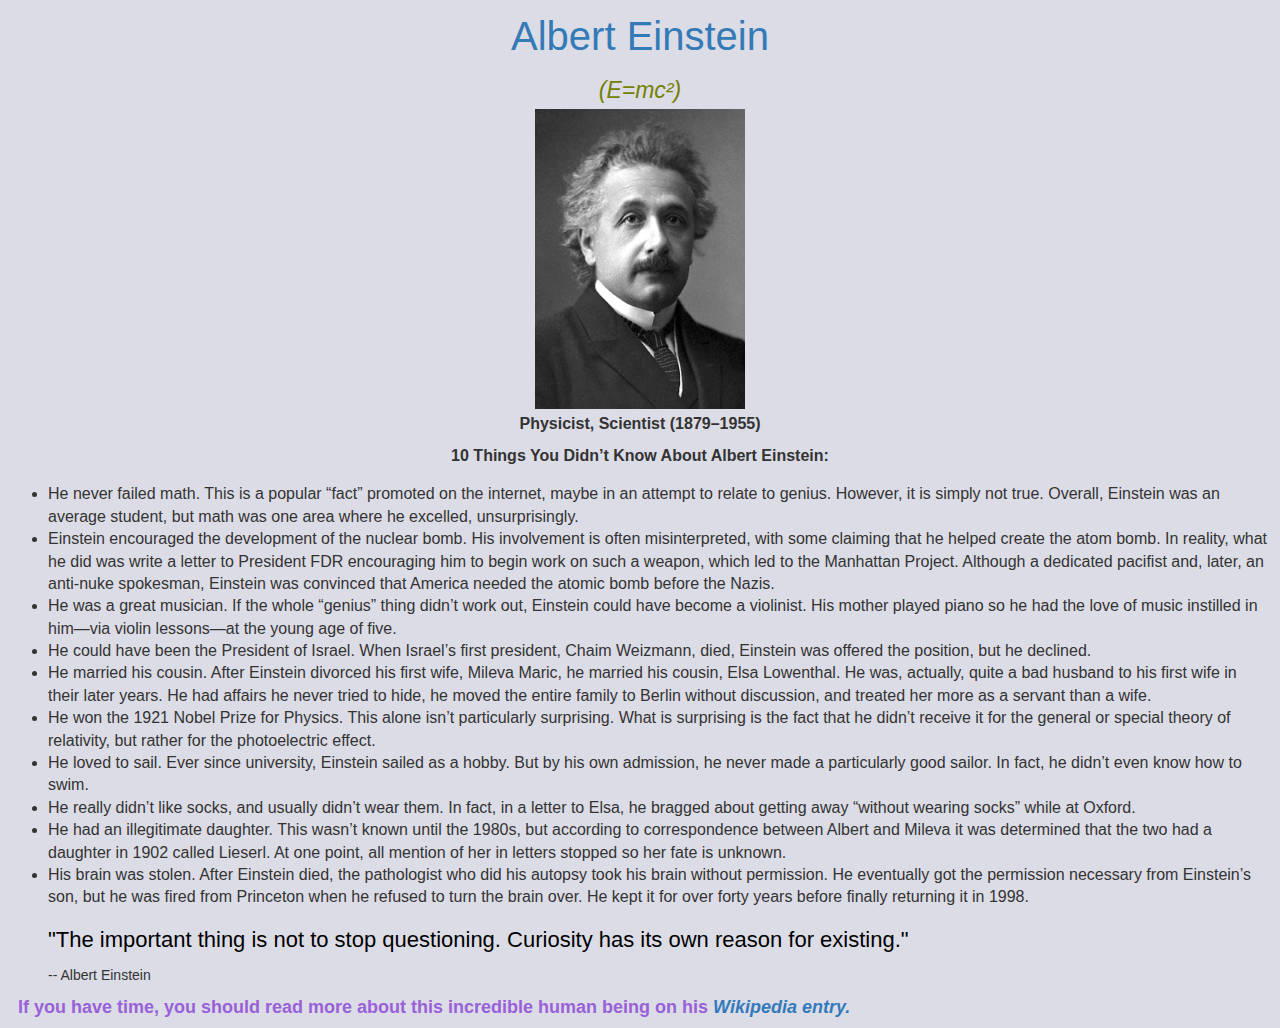
<file: albert_einstein/index.html>
<!-- https://www.codeseek.co/preview/KgWxyq -->
<!DOCTYPE html>
<html>
    <head>
        <title>Albert Einstein</title>
        <link rel="stylesheet" href="css/style.css">
    </head>
    <body>
        <div class="heading">Albert Einstein</div>
	    <div class="formula"><i>(E=mc²)</i></div>
	    <img src="image/Albert_Einstein_(Nobel).png" width="210px" height="300px">
	    <div class="image_text">Physicist, Scientist (1879–1955)</div>
	    <div class="content">10 Things You Didn’t Know About Albert Einstein:</div>
	    <ul class="list">
	        <li>He never failed math. This is a popular “fact” promoted on the internet, maybe in an attempt to relate to genius.
		    However, it is simply not true. Overall, Einstein was an average student, but math was one area where he excelled, unsurprisingly.</li> 
		    <li>Einstein encouraged the development of the nuclear bomb. His involvement is often misinterpreted, with some claiming
		    that he helped create the atom bomb. In reality, what he did was write a letter to President FDR encouraging him to begin work on
		    such a weapon, which led to the Manhattan Project. Although a dedicated pacifist and, later, an anti-nuke spokesman, Einstein was 
		    convinced that America needed the atomic bomb before the Nazis.</li>
		    <li>He was a great musician. If the whole “genius” thing didn’t work out, Einstein could have become a violinist.
		    His mother played piano so he had the love of music instilled in him—via violin lessons—at the young age of five.</li>
		    <li>He could have been the President of Israel. When Israel’s first president, Chaim Weizmann, died, Einstein 
		    was offered the position, but he declined.</li>
		    <li>He married his cousin. After Einstein divorced his first wife, Mileva Maric, he married his cousin, Elsa Lowenthal. 
		    He was, actually, quite a bad husband to his first wife in their later years. He had affairs he never tried to hide,
		    he moved the entire family to Berlin without discussion, and treated her more as a servant than a wife.</li>
		    <li>He won the 1921 Nobel Prize for Physics. This alone isn’t particularly surprising. What is surprising is the fact
		    that he didn’t receive it for the general or special theory of relativity, but rather for the photoelectric effect.</li>
		    <li>He loved to sail. Ever since university, Einstein sailed as a hobby. But by his own admission, he never made a 
		    particularly good sailor. In fact, he didn’t even know how to swim.</li>
		    <li>He really didn’t like socks, and usually didn’t wear them. In fact, in a letter to Elsa, he bragged about getting
		    away “without wearing socks” while at Oxford.</li>
		    <li>He had an illegitimate daughter. This wasn’t known until the 1980s, but according to correspondence between Albert and Mileva 
		    it was determined that the two had a daughter in 1902 called Lieserl. At one point, all mention of her in letters 
		    stopped so her fate is unknown.</li>
		    <li>His brain was stolen. After Einstein died, the pathologist who did his autopsy took his brain without permission.
		    He eventually got the permission necessary from Einstein’s son, but he was fired from Princeton when he refused to turn the
		    brain over. He kept it for over forty years before finally returning it in 1998.</li>
	    </ul>
        <div class="text1">"The important thing is not to stop questioning. Curiosity has its own reason for existing."</div>	
	    <div class="text2">-- Albert Einstein</div>
	    <div class="text3">If you have time, you should read more about this incredible human being 
	    on his <span><i>Wikipedia entry.</i></span></div>
    </body>
</html>
</file>
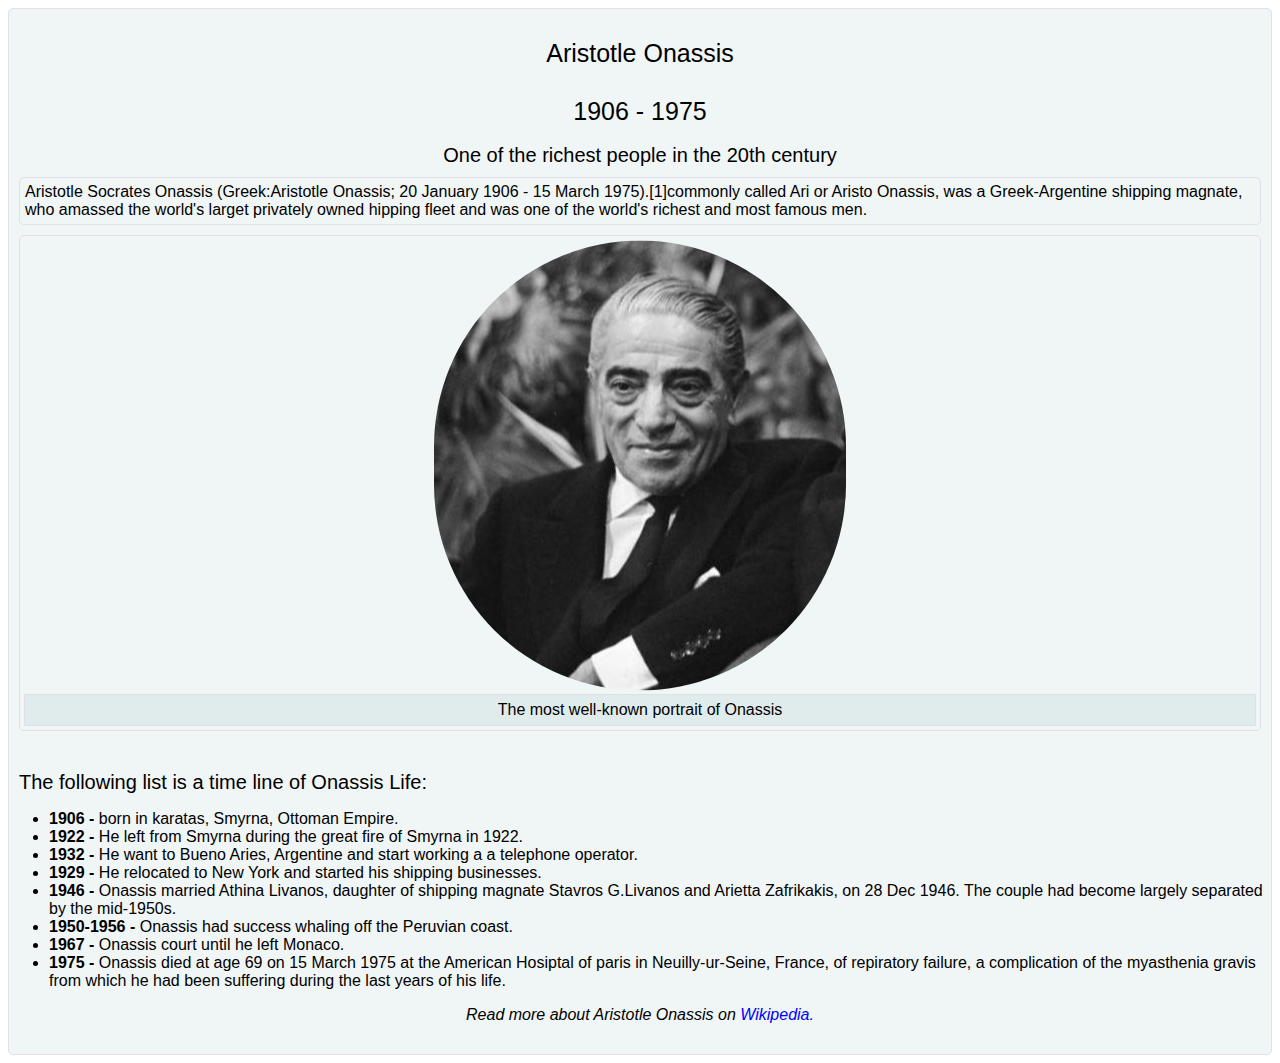
<file: aristotle_onassis/index.html>
<!DOCTYPE html>
<html>
    <head>
	    <title>Aristotle Onassis</title>
        <link rel="stylesheet" href="css/style.css">
    </head>
    <body> 
        <div class="container">	
            <div class="heading">Aristotle Onassis<br><br>1906 - 1975</div><br>
	        <div class="title">One of the richest people in the 20th century</div>
	        <div class="para">Aristotle Socrates Onassis (Greek:Aristotle Onassis; 20  January 1906 - 15 March 1975).[1]commonly called Ari or Aristo Onassis,
	         was a Greek-Argentine shipping magnate, who amassed the world's larget privately owned hipping fleet and was one of the world's richest and most 
	         famous men.</div>
            <div class="image">
	            <img src="image/Aristotle_Onassis.jpg" alt="Aristotle Onassis">
	            <div class="portrait">The most well-known portrait of Onassis</div>
	        </div>
	<!-- list -->		
	        <div class="list">The following list is a time line of Onassis Life:</div>
	        <div class="unorder">
                <ul>
	                <li><b>1906 -</b> born in karatas, Smyrna, Ottoman Empire.</li>
		        	<li><b>1922 -</b> He left from Smyrna during the great fire of Smyrna in 1922.</li>
		        	<li><b>1932 -</b> He want to Bueno Aries, Argentine and start working a a telephone operator.</li>
		        	<li><b>1929 -</b> He relocated to New York and started his shipping businesses.</li>
		        	<li><b>1946 -</b> Onassis married Athina Livanos, daughter of shipping magnate Stavros G.Livanos and Arietta Zafrikakis, on 28 Dec 1946.
		        	The couple had become largely separated by the mid-1950s.</li>
		        	<li><b>1950-1956 -</b> Onassis had success whaling off the Peruvian coast.</li>
		        	<li><b>1967 -</b> Onassis court until he left Monaco.</li>
		        	<li><b>1975 -</b> Onassis died at age 69 on 15 March 1975 at the American Hosiptal of paris in Neuilly-ur-Seine, France, of repiratory failure, a 
		        	complication of the myasthenia gravis from which he had been suffering during the last years of his life.</li>
	            </ul>
	        </div>
	        <div class="footer"><i>Read more about Aristotle Onassis on <span style="color:blue">Wikipedia<span>.</i></div>
	    </div>
 </body>
</html>
</file>
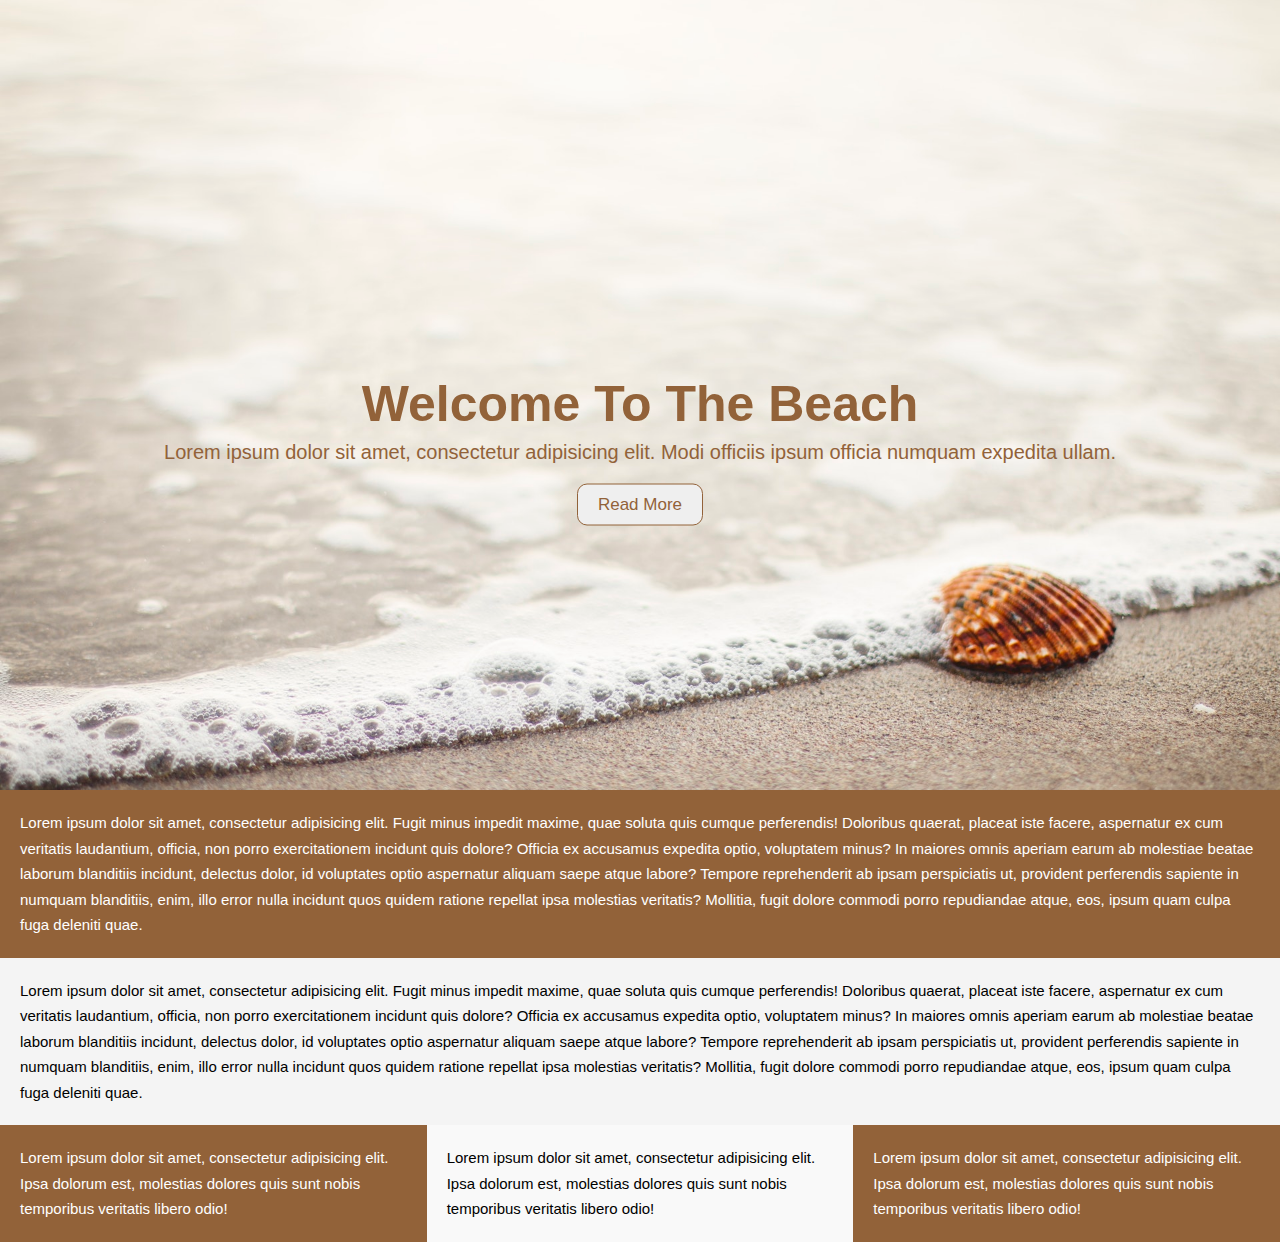
<file: Beach/index.html>
<!-- https://jolly-kalam-23776e.netlify.app/fullscreenlanding/ -->
<!DOCTYPE html>
<html>
 <head>
    <title>Fullscreen Landing</title>
	<meta name="viewport" content="initial-scale=1, maximum-scale=1">
    <link rel="stylesheet" href="css/style.css">
 </head>
 <body>
<!-- section1 --> 
    <section> 
        <div class="image"></div>
        <div class="text_cont">
            <div class="first-line">Welcome To The Beach</div>
	        <div class="second-line">Lorem ipsum dolor sit amet, consectetur adipisicing elit. Modi officiis ipsum officia numquam expedita ullam.</div>
	        <input onClick="beachNext()" class="button" type="button" value="Read More">
        </div>
    </section>
<!-- section2 -->	
    <section>
        <div class="paragraph1">Lorem ipsum dolor sit amet, consectetur adipisicing elit. Fugit minus impedit maxime, quae soluta quis cumque perferendis!
        Doloribus quaerat, placeat iste facere, aspernatur ex cum veritatis laudantium, officia, non porro exercitationem incidunt quis dolore? Officia ex 
        accusamus expedita optio, voluptatem minus? In maiores omnis aperiam earum ab molestiae beatae laborum blanditiis incidunt, delectus dolor, id voluptates optio aspernatur aliquam saepe atque labore? Tempore reprehenderit ab ipsam perspiciatis ut, provident perferendis sapiente in numquam blanditiis, enim, illo error nulla incidunt quos quidem ratione repellat ipsa molestias veritatis? Mollitia, fugit dolore commodi porro repudiandae atque, eos, ipsum quam culpa fuga deleniti quae.</div>
    </section>
	
    <section>
        <div class="paragraph2">Lorem ipsum dolor sit amet, consectetur adipisicing elit. Fugit minus impedit maxime, quae soluta quis cumque perferendis!
        Doloribus quaerat, placeat iste facere, aspernatur ex cum veritatis laudantium, officia, non porro exercitationem incidunt quis dolore? Officia ex 
        accusamus expedita optio, voluptatem minus? In maiores omnis aperiam earum ab molestiae beatae laborum blanditiis incidunt, delectus dolor, id voluptates optio aspernatur aliquam saepe atque labore? Tempore reprehenderit ab ipsam perspiciatis ut, provident perferendis sapiente in numquam blanditiis, enim, illo error nulla incidunt quos quidem ratione repellat ipsa molestias veritatis? Mollitia, fugit dolore commodi porro repudiandae atque, eos, ipsum quam culpa fuga deleniti quae.</div>
    </section>
<!--  section3 -->	
    <section>
        <div class="box">
            <div class="box1">Lorem ipsum dolor sit amet, consectetur adipisicing elit. Ipsa dolorum est, molestias dolores quis sunt nobis temporibus veritatis libero odio!</div>
            <div class="box2">Lorem ipsum dolor sit amet, consectetur adipisicing elit. Ipsa dolorum est, molestias dolores quis sunt nobis temporibus veritatis libero odio!</div>
            <div class="box3">Lorem ipsum dolor sit amet, consectetur adipisicing elit. Ipsa dolorum est, molestias dolores quis sunt nobis temporibus veritatis libero odio!</div>
		</div>
    </section>
 </body>
</html>
</file>
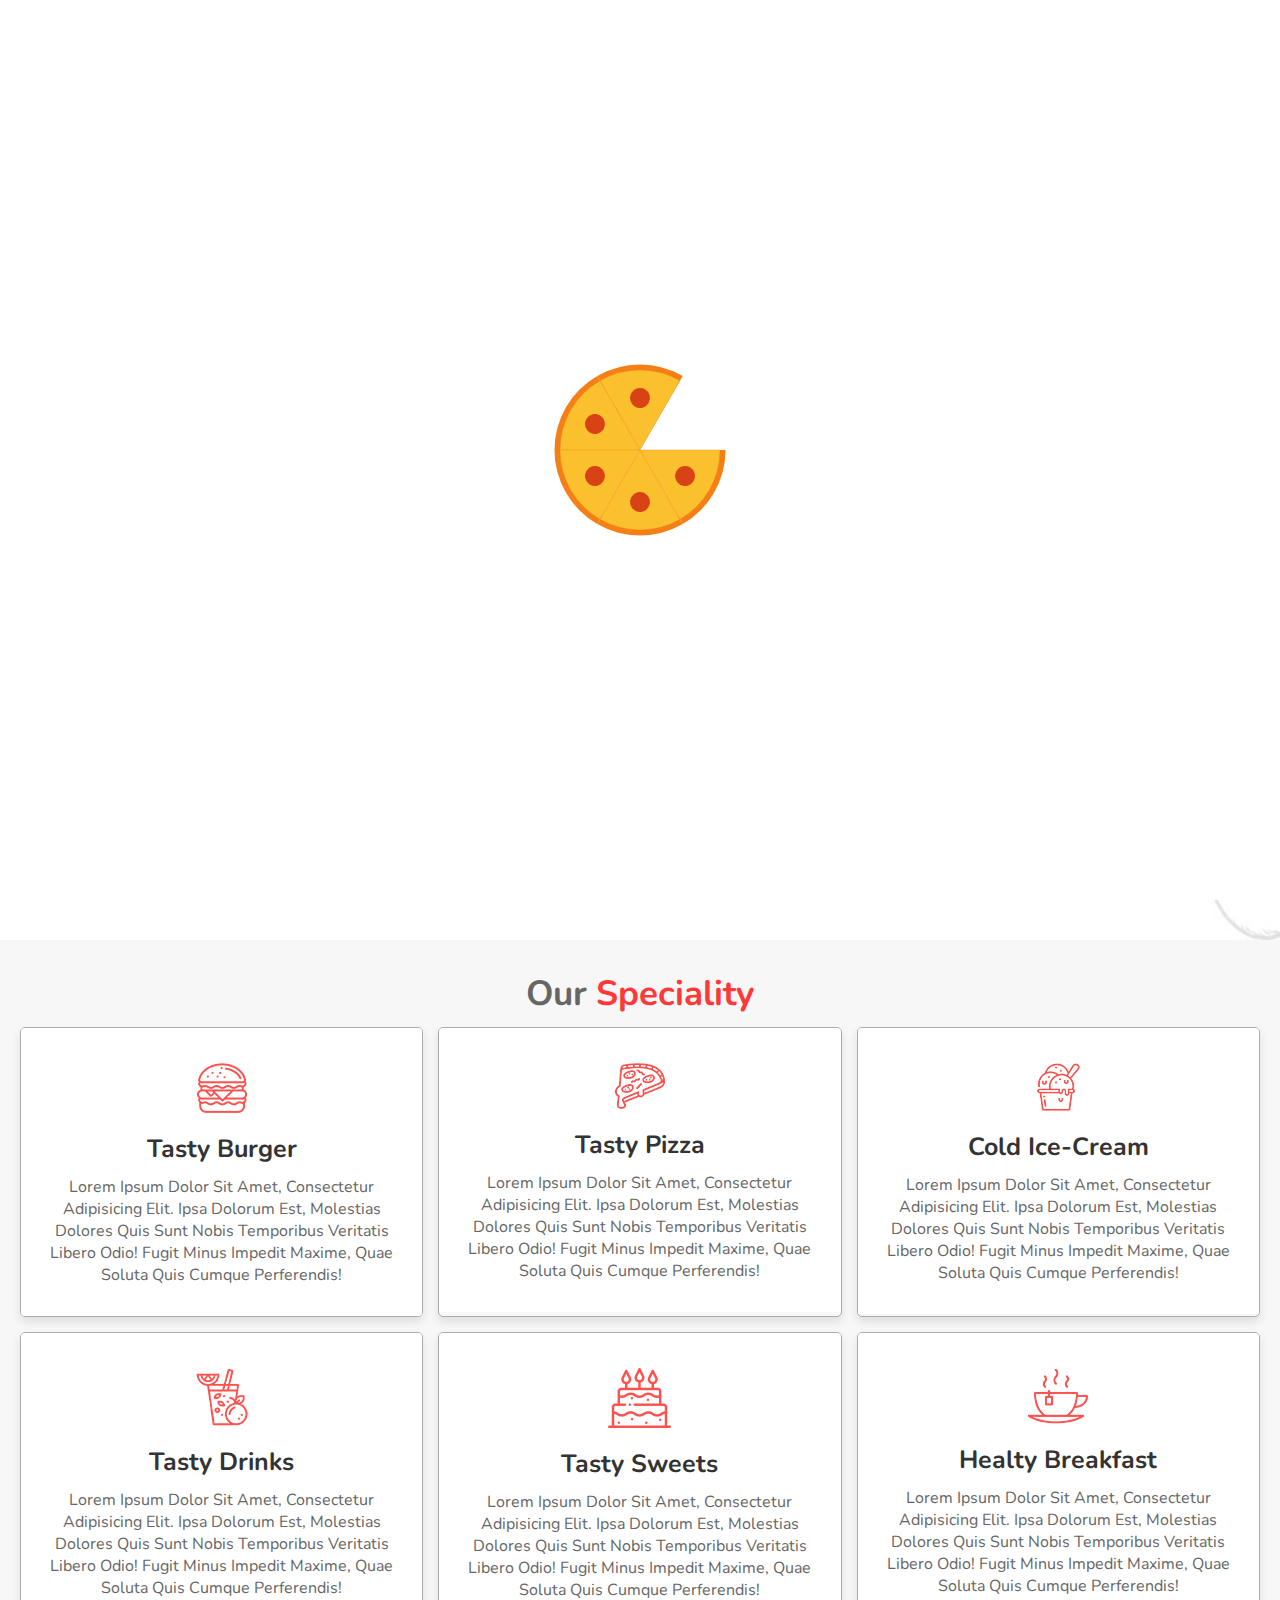
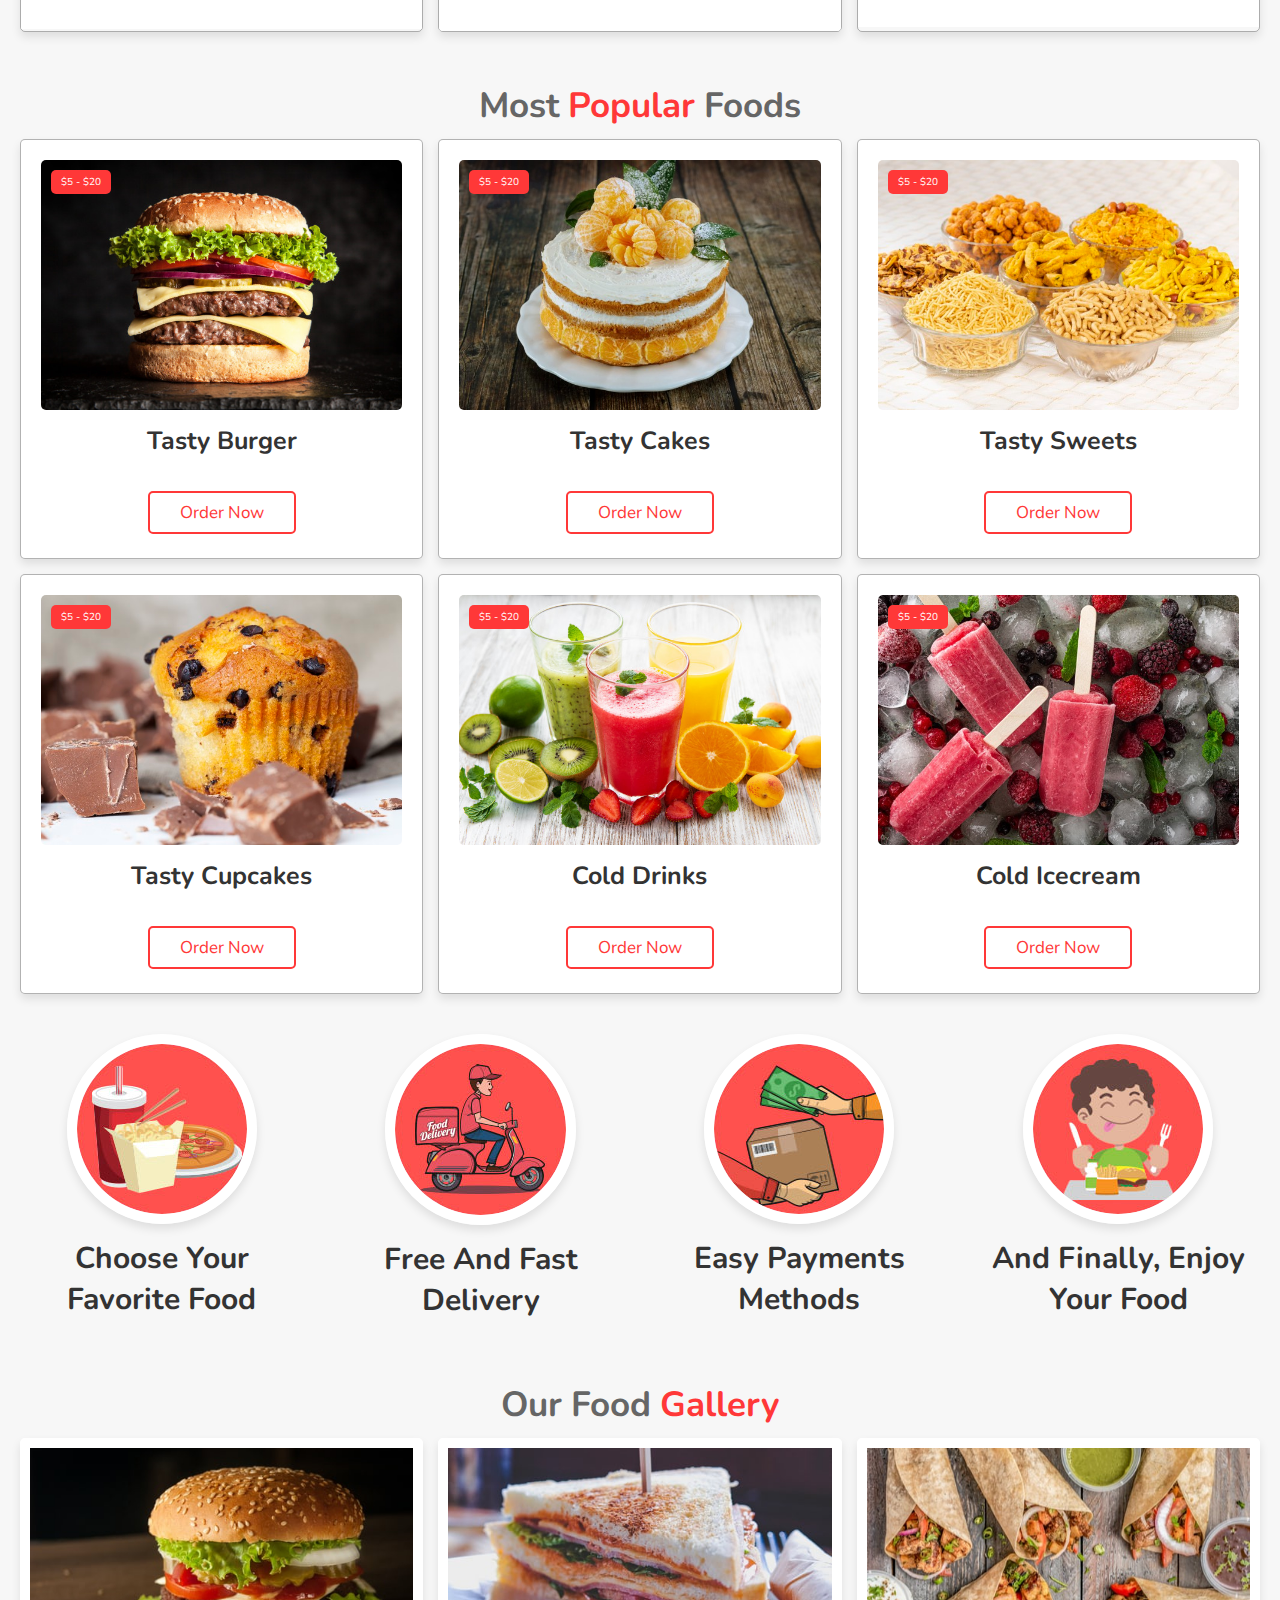
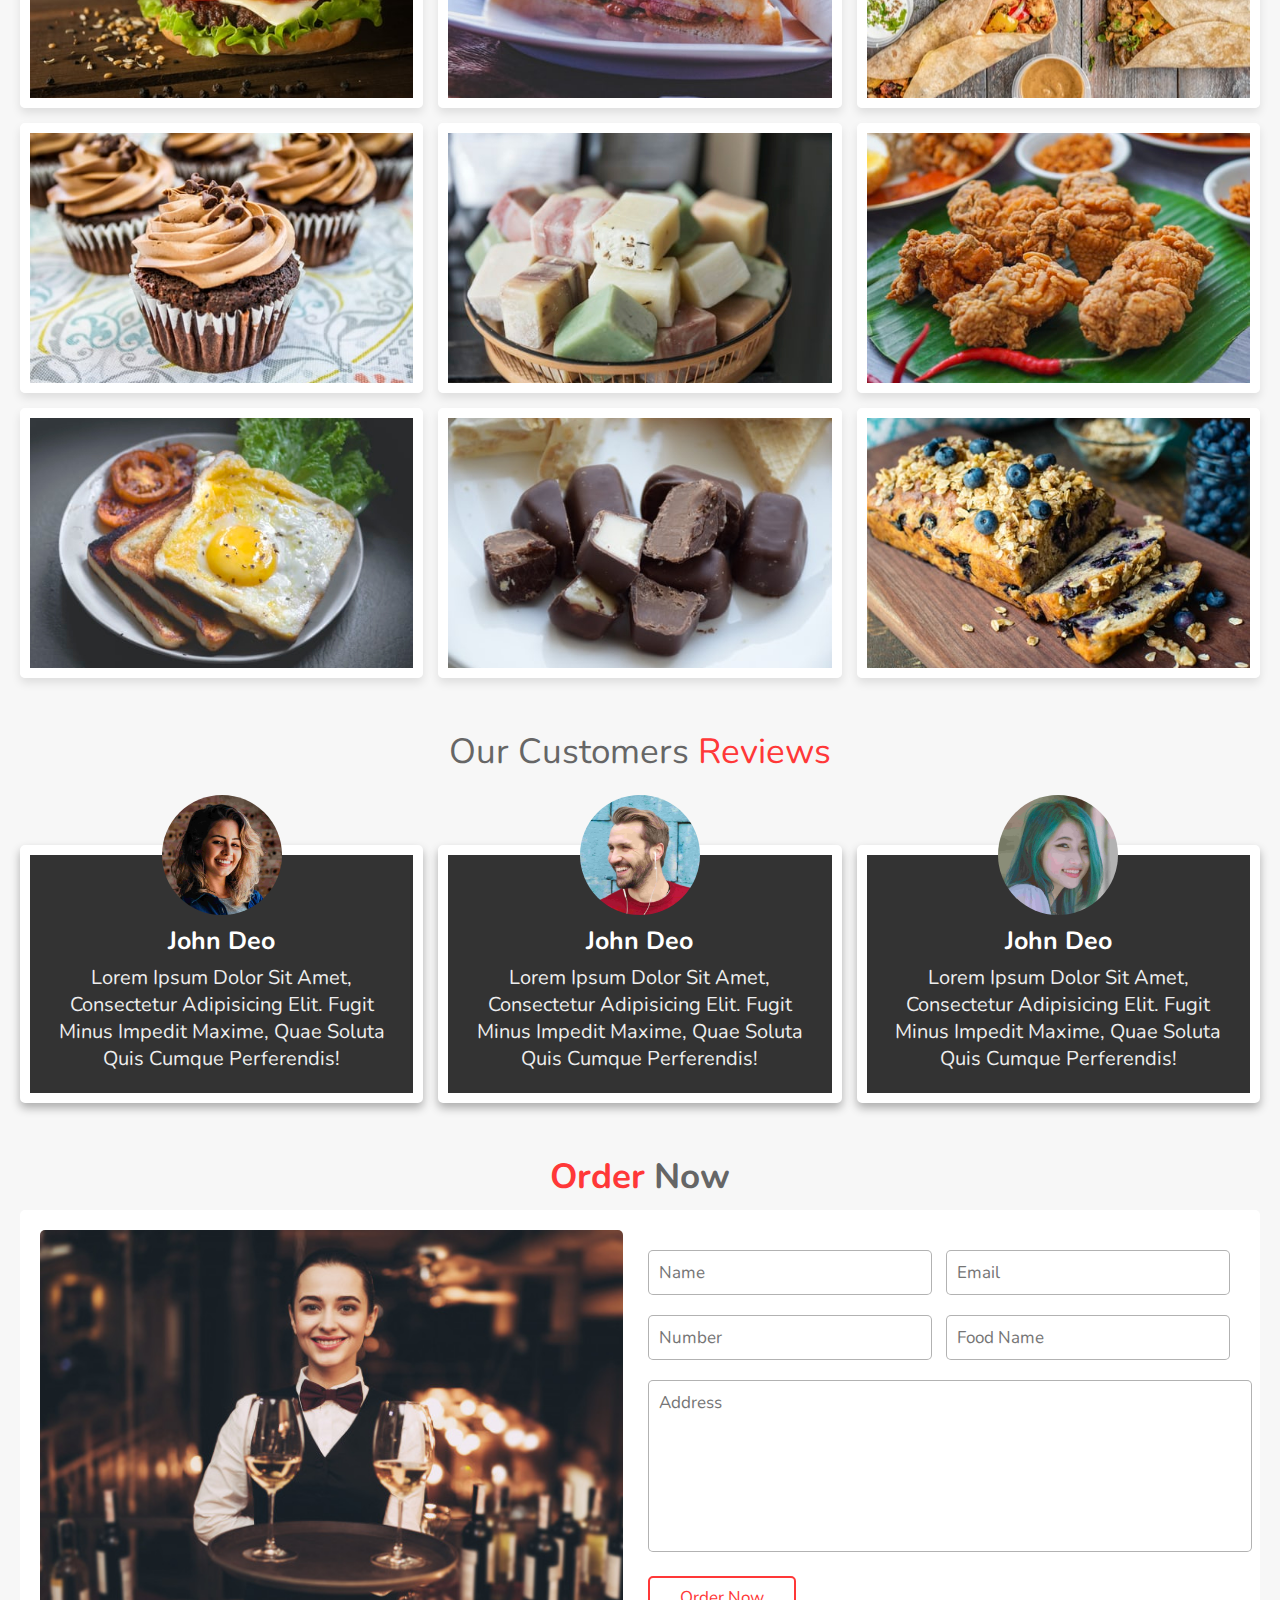
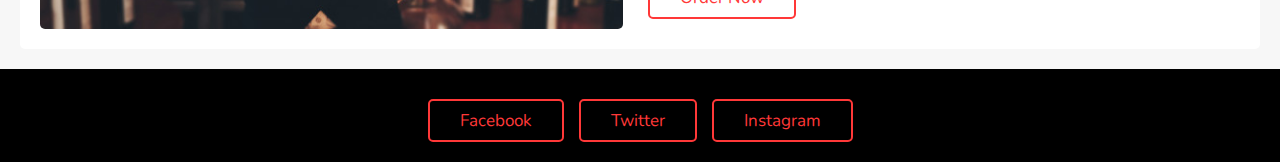
<file: Food/index.html>
<!DOCTYPE html>
<html lang="en-US">
    <head>
	    <meta charaset="UTF-8">
		<meta name="keywords" content="HTML5, CSS3, Javascript">
		<meta name="description" content="online food order website">
		<meta name="viewport" content="width=device-width, initial-scale=1.0">
	    <title>Online food order website</title>
		
	<!-- font Awesome cdn link -->	
		<link rel="stylesheet" href="https://cdnjs.cloudflare.com/ajax/libs/font-awesome/6.1.1/css/all.min.css" integrity="sha512-KfkfwYDsLkIlwQp6LFnl8zNdLGxu9YAA1QvwINks4PhcElQSvqcyVLLD9aMhXd13uQjoXtEKNosOWaZqXgel0g==" crossorigin="anonymous" referrerpolicy="no-referrer" />
	
    <!-- custom css file link -->	
		<link rel="stylesheet" href="css/style.css">
    
	</head>
    <body>
	<!-- header section start -->
        <header>
		    <a href="#" class="logo"><i class="fas fa-utensils"></i> food</a>
			
			<div id="menu-bar" class="fas fa-bars"></div>
			
			<nav class="navbar">
			    <a href="#home">home</a>
				<a href="#speciality">speciality</a>
				<a href="#popular">popular</a>
				<a href="#gallery">gallery</a>
				<a href="#review">review</a>
				<a href="#order">order</a>
			</nav>
		</header>
    <!-- header section end -->    
	
	<!-- home section start -->
	    <section class="home" id="home">
		    <div class="content">
			    <h3>food made with love</h3>
				<p>Lorem ipsum dolor sit amet, consectetur adipisicing elit. Fugit minus impedit maxime, quae soluta quis cumque perferendis!
                   Doloribus quaerat, placeat iste facere, aspernatur ex cum veritatis laudantium, officia, non porro exercitationem incidunt quis dolore? Officia ex accusamus expedita optio, voluptatem minus?</p>
				<a href="#" class="btn">order now</a>   
			</div>
			<div class="image">
			    <img src="images/home-img.png" "alt="">
			</div>
		</section>
	<!-- home section end -->
	
	<!-- speciality section start -->
	    <section class="speciality" id="speciality">
		    <h1 class="heading"> our <span>speciality</span> </h1>
			<div class="box-container">
			    <div class="box">
				    <img class="image" src="images/s-img-1.jpg" alt="">
					<div class="content">
					    <img src="images/s-1.png" alt="">
						<h3>tasty burger</h3>
						<p>Lorem ipsum dolor sit amet, consectetur adipisicing elit. Ipsa dolorum est, molestias dolores quis sunt nobis temporibus veritatis libero odio! Fugit minus impedit maxime, quae soluta quis cumque perferendis!</p>
					</div>
				</div>
				
			    <div class="box">
				    <img class="image" src="images/s-img-2.jpg" alt="">
					<div class="content">
					    <img src="images/s-2.png" alt="">
						<h3>tasty pizza</h3>
						<p>Lorem ipsum dolor sit amet, consectetur adipisicing elit. Ipsa dolorum est, molestias dolores quis sunt nobis temporibus veritatis libero odio! Fugit minus impedit maxime, quae soluta quis cumque perferendis!</p>
					</div>
				</div>

				<div class="box">
				    <img class="image" src="images/s-img-3.jpg" alt="">
					<div class="content">
					    <img src="images/s-3.png" alt="">
						<h3>cold ice-cream</h3>
						<p>Lorem ipsum dolor sit amet, consectetur adipisicing elit. Ipsa dolorum est, molestias dolores quis sunt nobis temporibus veritatis libero odio! Fugit minus impedit maxime, quae soluta quis cumque perferendis!</p>
					</div>
				</div>

				<div class="box">
				    <img class="image" src="images/s-img-4.jpg" alt="">
					<div class="content">
					    <img src="images/s-4.png" alt="">
						<h3>tasty drinks</h3>
						<p>Lorem ipsum dolor sit amet, consectetur adipisicing elit. Ipsa dolorum est, molestias dolores quis sunt nobis temporibus veritatis libero odio! Fugit minus impedit maxime, quae soluta quis cumque perferendis!</p>
					</div>
				</div>

				 <div class="box">
				    <img class="image" src="images/s-img-5.jpg" alt="">
					<div class="content">
					    <img src="images/s-5.png" alt="">
						<h3>tasty sweets</h3>
						<p>Lorem ipsum dolor sit amet, consectetur adipisicing elit. Ipsa dolorum est, molestias dolores quis sunt nobis temporibus veritatis libero odio! Fugit minus impedit maxime, quae soluta quis cumque perferendis!</p>
					</div>
				</div>

				<div class="box">
				    <img class="image" src="images/s-img-6.jpg" alt="">
					<div class="content">
					    <img src="images/s-6.png" alt="">
						<h3>healty breakfast</h3>
						<p>Lorem ipsum dolor sit amet, consectetur adipisicing elit. Ipsa dolorum est, molestias dolores quis sunt nobis temporibus veritatis libero odio! Fugit minus impedit maxime, quae soluta quis cumque perferendis!</p>
					</div>
				</div>

			</div>
		</section>
	<!-- speciality section end -->
	    
	<!-- popular section start -->
	    <section id="popular" class="popular">
		    <h1 class="heading"> most <span>popular</span> foods </h1>
			<div class="box-container">
			    <div class="box">
				    <span class="price"> $5 - $20 </span>
				    <img src="images/p-1.jpg" alt="">
					<h3>tasty burger</h3>
					<div class="stars">
					    <i class="fas fa-star"></i>
						<i class="fas fa-star"></i>
						<i class="fas fa-star"></i>
						<i class="fas fa-star"></i>
						<i class="far fa-star"></i>
					</div>
					<a href="#" class="btn">order now</a>
				</div>
				
			    <div class="box">
				    <span class="price"> $5 - $20 </span>
				    <img src="images/p-2.jpg" alt="">
					<h3>tasty cakes</h3>
					<div class="stars">
					    <i class="fas fa-star"></i>
						<i class="fas fa-star"></i>
						<i class="fas fa-star"></i>
						<i class="fas fa-star"></i>
						<i class="far fa-star"></i>
					</div>
					<a href="#" class="btn">order now</a>
				</div>
				
			    <div class="box">
				    <span class="price"> $5 - $20 </span>
				    <img src="images/p-3.jpg" alt="">
					<h3>tasty sweets</h3>
					<div class="stars">
					    <i class="fas fa-star"></i>
						<i class="fas fa-star"></i>
						<i class="fas fa-star"></i>
						<i class="fas fa-star"></i>
						<i class="far fa-star"></i>
					</div>
					<a href="#" class="btn">order now</a>
				</div>
				
			    <div class="box">
				    <span class="price"> $5 - $20 </span>
				    <img src="images/p-4.jpg" alt="">
					<h3>tasty cupcakes</h3>
					<div class="stars">
					    <i class="fas fa-star"></i>
						<i class="fas fa-star"></i>
						<i class="fas fa-star"></i>
						<i class="fas fa-star"></i>
						<i class="far fa-star"></i>
					</div>
					<a href="#" class="btn">order now</a>
				</div>
				
			    <div class="box">
				    <span class="price"> $5 - $20 </span>
				    <img src="images/p-5.jpg" alt="">
					<h3>cold drinks</h3>
					<div class="stars">
					    <i class="fas fa-star"></i>
						<i class="fas fa-star"></i>
						<i class="fas fa-star"></i>
						<i class="fas fa-star"></i>
						<i class="far fa-star"></i>
					</div>
					<a href="#" class="btn">order now</a>
				</div>
				
			    <div class="box">
				    <span class="price"> $5 - $20 </span>
				    <img src="images/p-6.jpg" alt="">
					<h3>cold icecream</h3>
					<div class="stars">
					    <i class="fas fa-star"></i>
						<i class="fas fa-star"></i>
						<i class="fas fa-star"></i>
						<i class="fas fa-star"></i>
						<i class="far fa-star"></i>
					</div>
					<a href="#" class="btn">order now</a>
				</div>
			</div>
		</section>
	<!-- popular section end -->
	
	<!-- step section start -->
	    <section class="steps">
		    <div class="box">
			    <img src="images/step-1.jpg" alt="">
				<h3>choose your favorite food</h3>
			</div>

		    <div class="box">
			    <img src="images/step-2.jpg" alt="">
				<h3>free and fast delivery</h3>
			</div>

		    <div class="box">
			    <img src="images/step-3.jpg" alt="">
				<h3>easy payments methods</h3>
			</div>

		    <div class="box">
			    <img src="images/step-4.jpg" alt="">
				<h3>and finally, enjoy your food</h3>
			</div>
			
		</section>
	<!-- step section end -->
	
	<!-- gallery section start -->
	    <section class="gallery" id="gallery">
		    <h1 class="heading"> our food <span> gallery </span> </h1>
			<div class="box-container">
			    <div class="box">
				    <img src="images/g-1.jpg" alt="">
					<div class="content">
					    <h3>tasty food</h3>
						<p>Lorem ipsum dolor sit amet, consectetur adipisicing elit. Fugit minus impedit maxime, quae soluta quis cumque perferendis!</p>
						<a href="#" class="btn">order now</a>
					</div>
				</div>
				
			    <div class="box">
				    <img src="images/g-2.jpg" alt="">
					<div class="content">
					    <h3>tasty food</h3>
						<p>Lorem ipsum dolor sit amet, consectetur adipisicing elit. Fugit minus impedit maxime, quae soluta quis cumque perferendis!</p>
						<a href="#" class="btn">order now</a>
					</div>
				</div>
				
			    <div class="box">
				    <img src="images/g-3.jpg" alt="">
					<div class="content">
					    <h3>tasty food</h3>
						<p>Lorem ipsum dolor sit amet, consectetur adipisicing elit. Fugit minus impedit maxime, quae soluta quis cumque perferendis!</p>
						<a href="#" class="btn">order now</a>
					</div>
				</div>
		
			    <div class="box">
				    <img src="images/g-4.jpg" alt="">
					<div class="content">
					    <h3>tasty food</h3>
						<p>Lorem ipsum dolor sit amet, consectetur adipisicing elit. Fugit minus impedit maxime, quae soluta quis cumque perferendis!</p>
						<a href="#" class="btn">order now</a>
					</div>
				</div>
		
			    <div class="box">
				    <img src="images/g-5.jpg" alt="">
					<div class="content">
					    <h3>tasty food</h3>
						<p>Lorem ipsum dolor sit amet, consectetur adipisicing elit. Fugit minus impedit maxime, quae soluta quis cumque perferendis!</p>
						<a href="#" class="btn">order now</a>
					</div>
				</div>
		
			    <div class="box">
				    <img src="images/g-6.jpg" alt="">
					<div class="content">
					    <h3>tasty food</h3>
						<p>Lorem ipsum dolor sit amet, consectetur adipisicing elit. Fugit minus impedit maxime, quae soluta quis cumque perferendis!</p>
						<a href="#" class="btn">order now</a>
					</div>
				</div>
		
			    <div class="box">
				    <img src="images/g-7.jpg" alt="">
					<div class="content">
					    <h3>tasty food</h3>
						<p>Lorem ipsum dolor sit amet, consectetur adipisicing elit. Fugit minus impedit maxime, quae soluta quis cumque perferendis!</p>
						<a href="#" class="btn">order now</a>
					</div>
				</div>

			    <div class="box">
				    <img src="images/g-8.jpg" alt="">
					<div class="content">
					    <h3>tasty food</h3>
						<p>Lorem ipsum dolor sit amet, consectetur adipisicing elit. Fugit minus impedit maxime, quae soluta quis cumque perferendis!</p>
						<a href="#" class="btn">order now</a>
					</div>
				</div>

			    <div class="box">
				    <img src="images/g-9.jpg" alt="">
					<div class="content">
					    <h3>tasty food</h3>
						<p>Lorem ipsum dolor sit amet, consectetur adipisicing elit. Fugit minus impedit maxime, quae soluta quis cumque perferendis!</p>
						<a href="#" class="btn">order now</a>
					</div>
				</div>
			</div>
		</section>
	<!-- gallery section end -->
	
	<!-- review section start -->
	    <section id="review" class="review">
		    <div class="heading"> our customers <span>reviews</span></div>
			<div class="box-container">
			    <div class="box">
				    <img src="images/pic1.png" alt="">
                    <h3>john deo</h3>
                    <div class="stars">
					    <i class="fas fa-star"></i>
						<i class="fas fa-star"></i>
						<i class="fas fa-star"></i>
						<i class="fas fa-star"></i>
						<i class="far fa-star"></i>
					</div>
                    <p>Lorem ipsum dolor sit amet, consectetur adipisicing elit. Fugit minus impedit maxime, quae soluta quis cumque perferendis!</p>	
				</div>
				
			    <div class="box">
				    <img src="images/pic2.png" alt="">
                    <h3>john deo</h3>
                    <div class="stars">
					    <i class="fas fa-star"></i>
						<i class="fas fa-star"></i>
						<i class="fas fa-star"></i>
						<i class="fas fa-star"></i>
						<i class="far fa-star"></i>
					</div>
                    <p>Lorem ipsum dolor sit amet, consectetur adipisicing elit. Fugit minus impedit maxime, quae soluta quis cumque perferendis!</p>	
				</div>

			    <div class="box">
				    <img src="images/pic3.png" alt="">
                    <h3>john deo</h3>
                    <div class="stars">
					    <i class="fas fa-star"></i>
						<i class="fas fa-star"></i>
						<i class="fas fa-star"></i>
						<i class="fas fa-star"></i>
						<i class="far fa-star"></i>
					</div>
                    <p>Lorem ipsum dolor sit amet, consectetur adipisicing elit. Fugit minus impedit maxime, quae soluta quis cumque perferendis!</p>	
				</div>
			</div>
		</section>	
	<!-- review section end -->
	
	<!-- order section start -->
	    <section id="order" class="order">
		    <h1 class="heading"> <span>order</span> now </h1>
			<div class="row">
			    <div class="image">
				    <img src="images/order-img.jpg" alt="">
				</div>
				
				<form action=""> 
                    <div class="inputbox">
					    <input type="text" placeholder="Name" required>
						<input type="email" placeholder="Email" required>
					</div>				

                    <div class="inputbox">
					    <input type="number" placeholder="Number" required>
						<input type="text" placeholder="Food Name" required>
					</div>
					
					<textarea placeholder="Address" id="" class="" cols="30" rows="10" required></textarea>
					
					<input type="submit" class="btn button" value="order now">
				</form> 			
			</div>
		</section>
	<!-- order section end -->
	
	<!-- footer section start -->
	    <section id="footer" class="footer">
		    <div class="share">
			    <a href="#" class="btn">facebook</a>
				<a href="#" class="btn">twitter</a>
				<a href="#" class="btn">instagram</a>
			</div>
		</section>
	<!-- footer section end -->
	
	<!-- loader start -->
	    <div class="loader-container">
		    <img src="images/loader.gif" alt="">
		</div>
	<!-- loader end -->
	
	<!-- custom js file link -->
	    <script src="js/javascript.js"></script>
	</body>
</html>
</file>
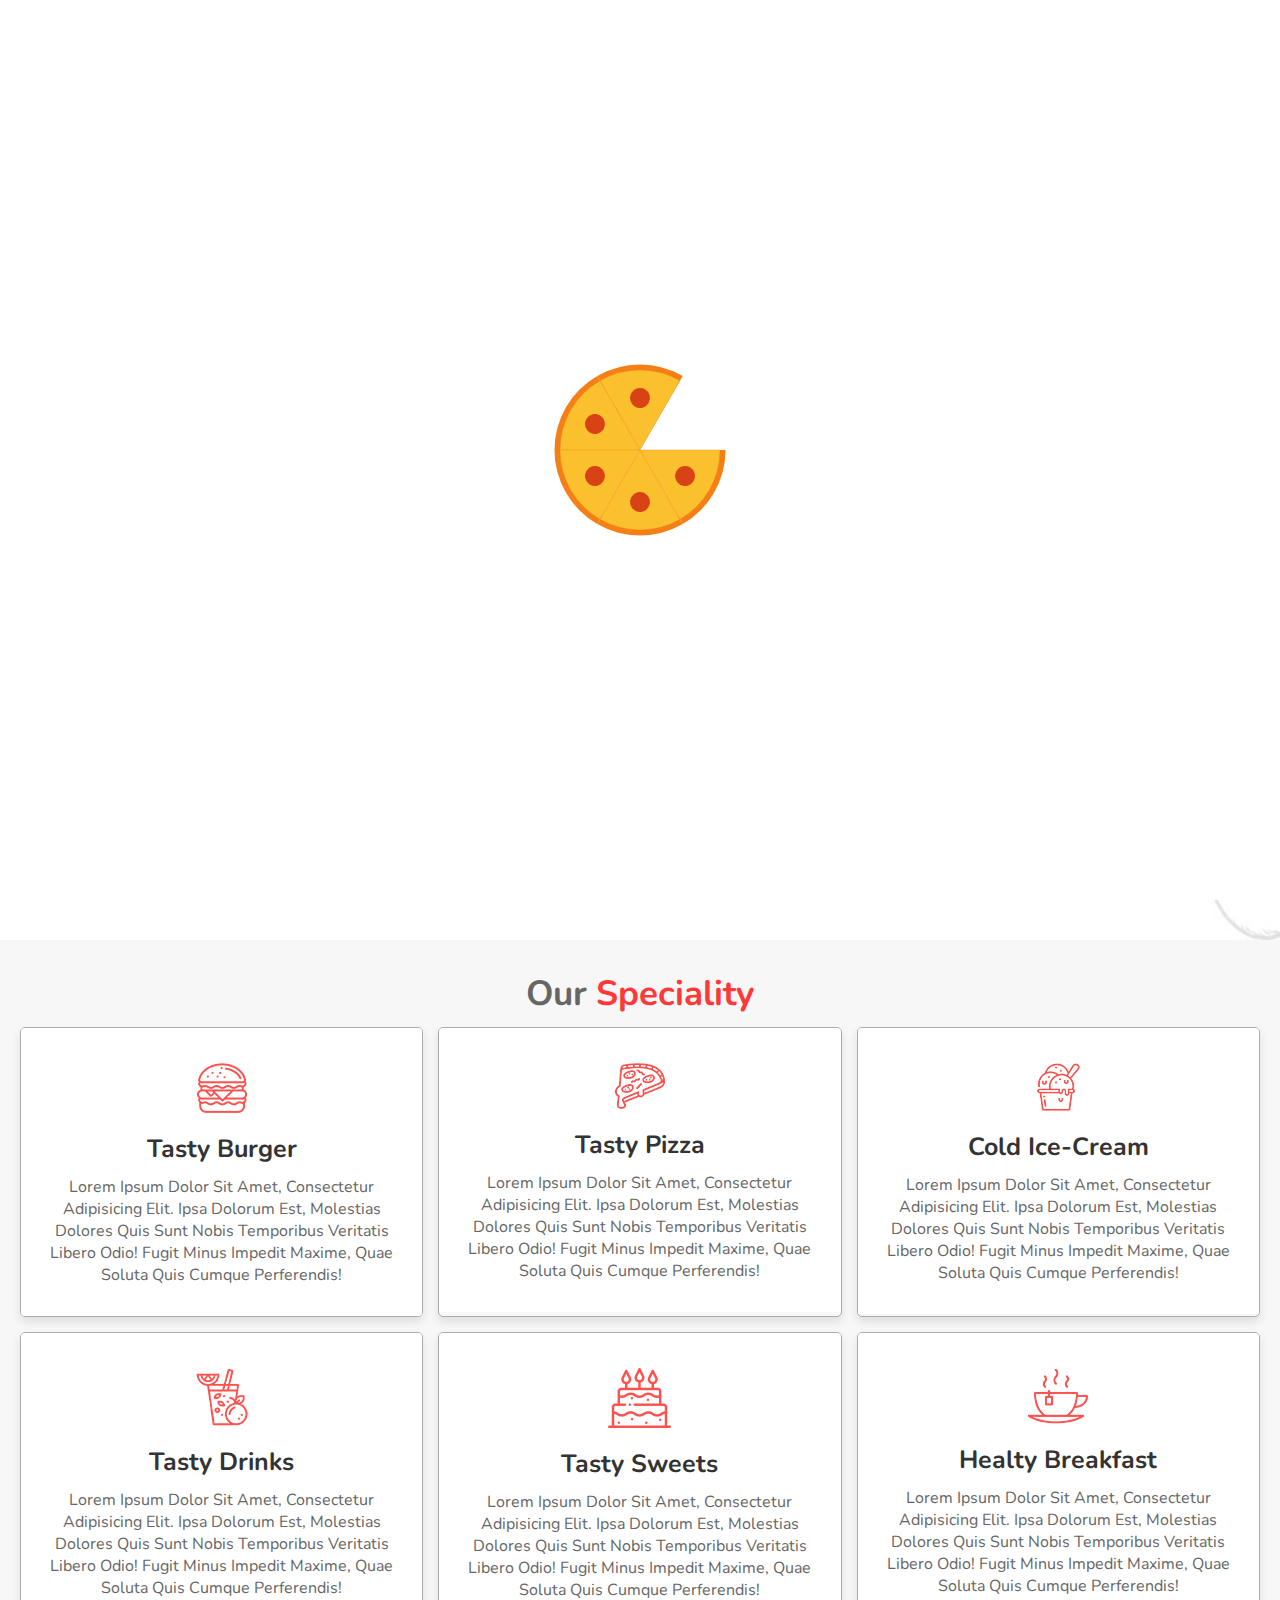
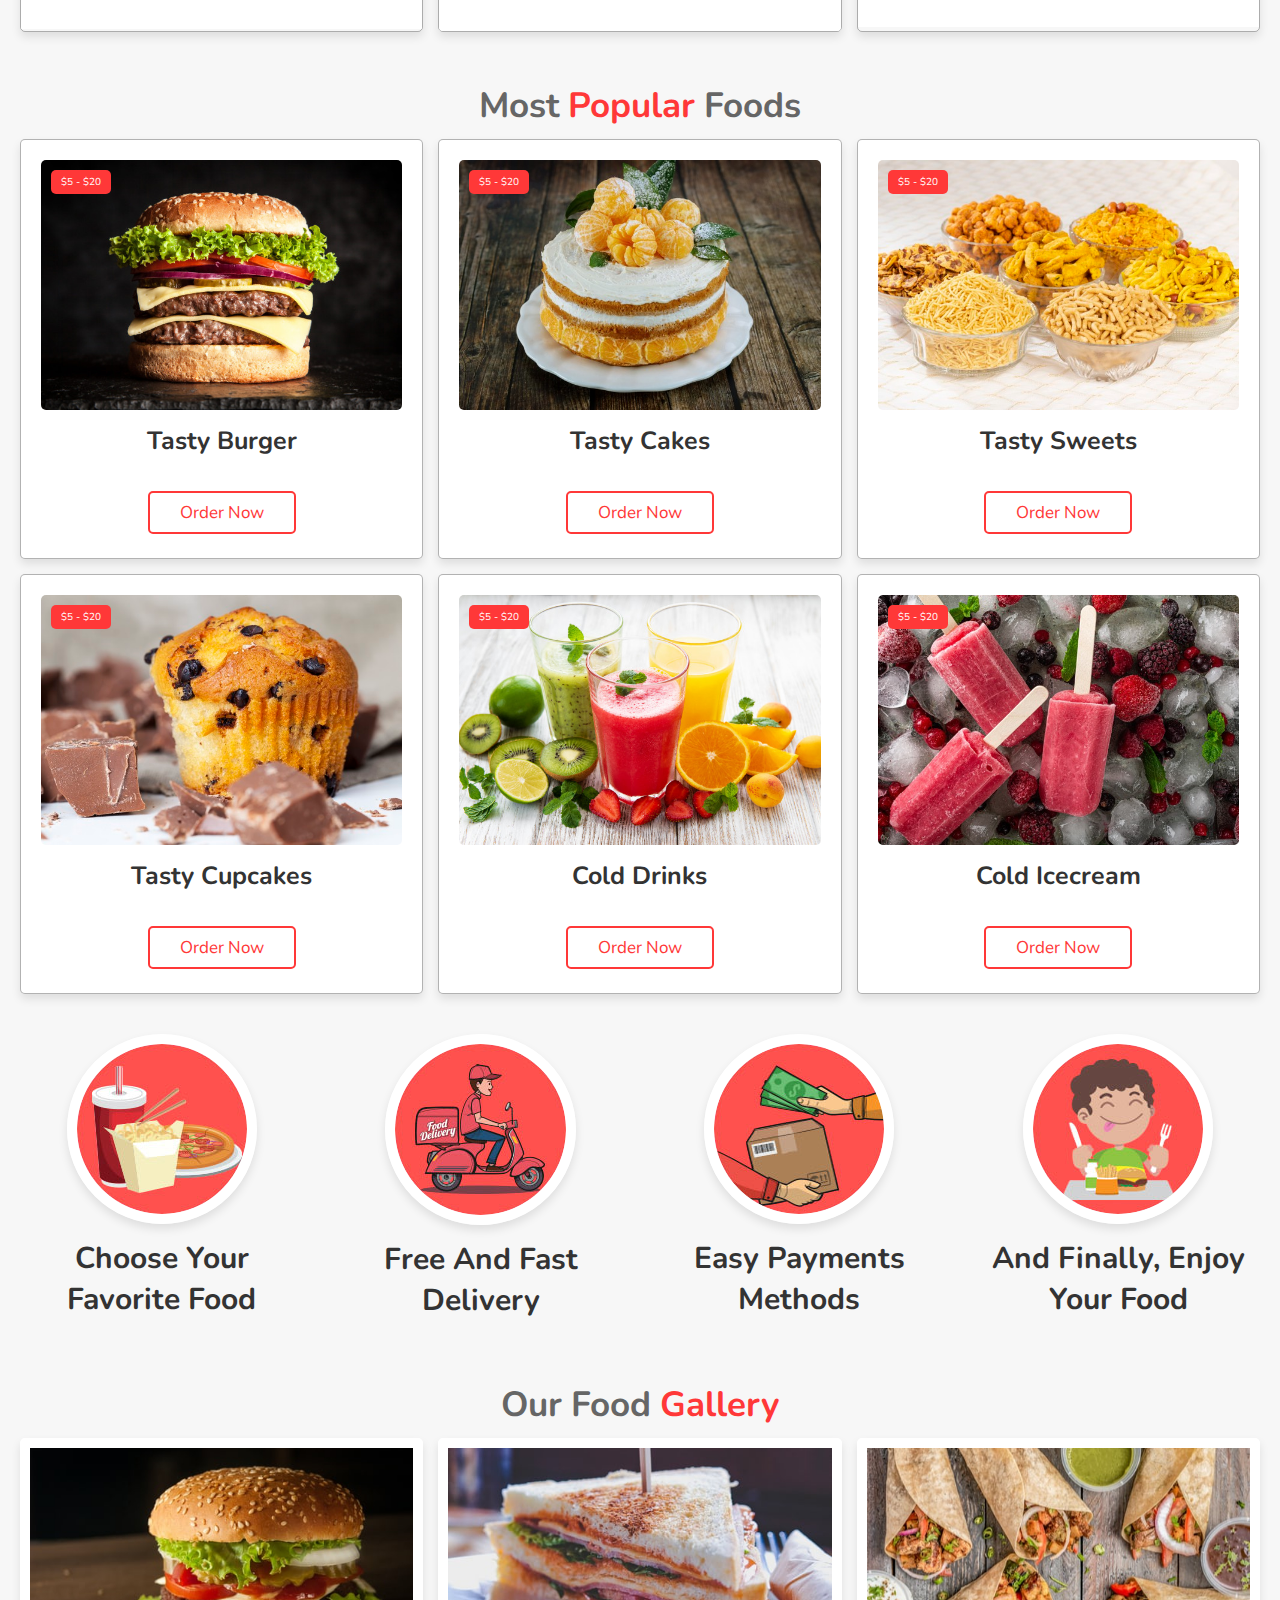
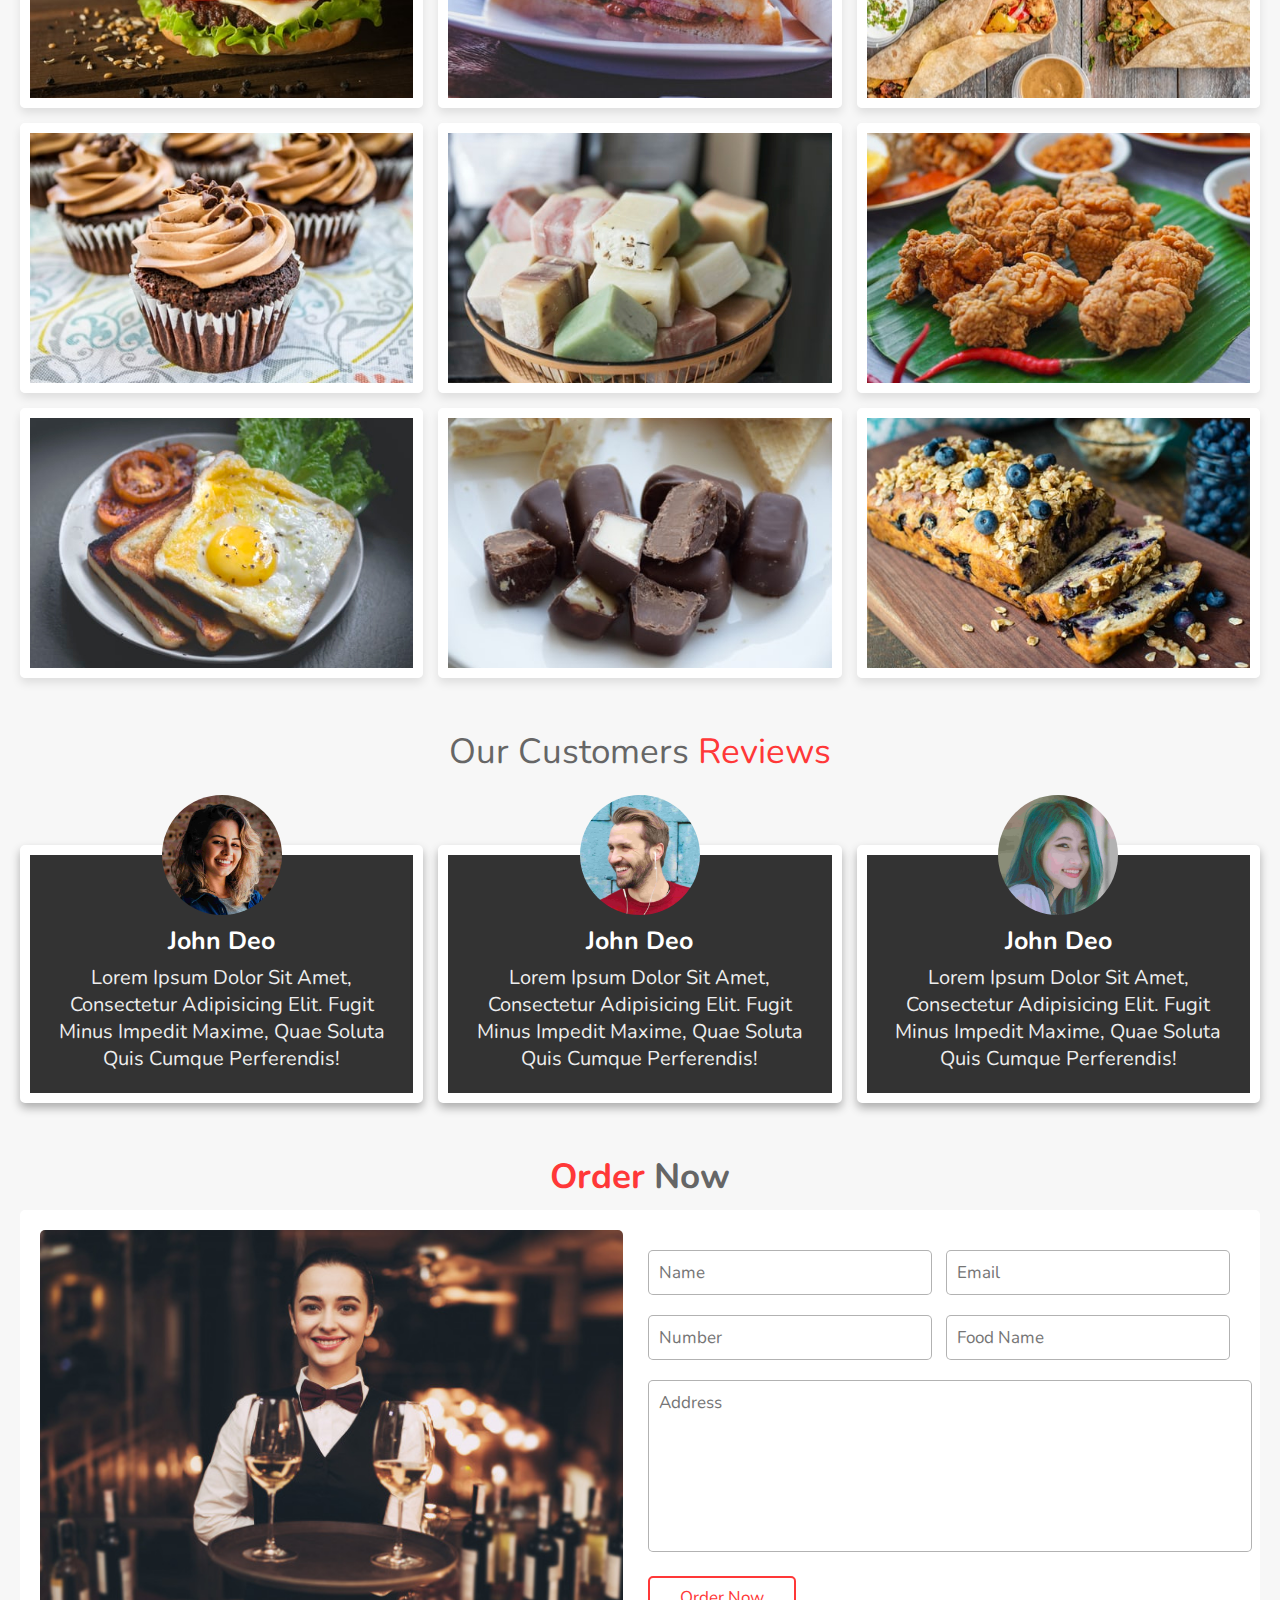
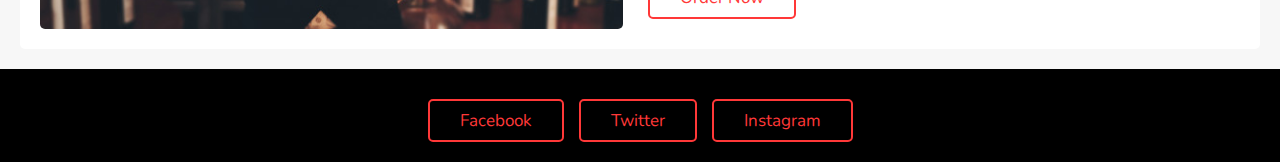
<file: Online_Food_Order_website/index.html>
<!DOCTYPE html>
<html lang="en-US">
    <head>
	    <meta charaset="UTF-8">
		<meta name="keywords" content="HTML5, CSS3, Javascript, Media query">
		<meta name="description" content="Online Food Order Website">
		<meta name="viewport" content="width=device-width, initial-scale=1.0">
	    <title>Online Food Order Website</title>
		
	<!-- font Awesome cdn link -->	
		<link rel="stylesheet" href="https://cdnjs.cloudflare.com/ajax/libs/font-awesome/6.1.1/css/all.min.css" integrity="sha512-KfkfwYDsLkIlwQp6LFnl8zNdLGxu9YAA1QvwINks4PhcElQSvqcyVLLD9aMhXd13uQjoXtEKNosOWaZqXgel0g==" crossorigin="anonymous" referrerpolicy="no-referrer" />
	
    <!-- custom css file link -->	
		<link rel="stylesheet" href="css/style.css">
    
	</head>
    <body>
	<!-- header section start -->
        <header>
		    <a href="#" class="logo"><i class="fas fa-utensils"></i> food</a>
			
			<div id="menu-bar" class="fas fa-bars"></div>
			
			<nav class="navbar">
			    <a href="#home">home</a>
				<a href="#speciality">speciality</a>
				<a href="#popular">popular</a>
				<a href="#gallery">gallery</a>
				<a href="#review">review</a>
				<a href="#order">order</a>
			</nav>
		</header>
    <!-- header section end -->    
	
	<!-- home section start -->
	    <section class="home" id="home">
		    <div class="content">
			    <h3>food made with love</h3>
				<p>Lorem ipsum dolor sit amet, consectetur adipisicing elit. Fugit minus impedit maxime, quae soluta quis cumque perferendis!
                   Doloribus quaerat, placeat iste facere, aspernatur ex cum veritatis laudantium, officia, non porro exercitationem incidunt quis dolore? Officia ex accusamus expedita optio, voluptatem minus?</p>
				<a href="#" class="btn">order now</a>   
			</div>
			<div class="image">
			    <img src="images/home-img.png" "alt="">
			</div>
		</section>
	<!-- home section end -->
	
	<!-- speciality section start -->
	    <section class="speciality" id="speciality">
		    <h1 class="heading"> our <span>speciality</span> </h1>
			<div class="box-container">
			    <div class="box">
				    <img class="image" src="images/s-img-1.jpg" alt="">
					<div class="content">
					    <img src="images/s-1.png" alt="">
						<h3>tasty burger</h3>
						<p>Lorem ipsum dolor sit amet, consectetur adipisicing elit. Ipsa dolorum est, molestias dolores quis sunt nobis temporibus veritatis libero odio! Fugit minus impedit maxime, quae soluta quis cumque perferendis!</p>
					</div>
				</div>
				
			    <div class="box">
				    <img class="image" src="images/s-img-2.jpg" alt="">
					<div class="content">
					    <img src="images/s-2.png" alt="">
						<h3>tasty pizza</h3>
						<p>Lorem ipsum dolor sit amet, consectetur adipisicing elit. Ipsa dolorum est, molestias dolores quis sunt nobis temporibus veritatis libero odio! Fugit minus impedit maxime, quae soluta quis cumque perferendis!</p>
					</div>
				</div>

				<div class="box">
				    <img class="image" src="images/s-img-3.jpg" alt="">
					<div class="content">
					    <img src="images/s-3.png" alt="">
						<h3>cold ice-cream</h3>
						<p>Lorem ipsum dolor sit amet, consectetur adipisicing elit. Ipsa dolorum est, molestias dolores quis sunt nobis temporibus veritatis libero odio! Fugit minus impedit maxime, quae soluta quis cumque perferendis!</p>
					</div>
				</div>

				<div class="box">
				    <img class="image" src="images/s-img-4.jpg" alt="">
					<div class="content">
					    <img src="images/s-4.png" alt="">
						<h3>tasty drinks</h3>
						<p>Lorem ipsum dolor sit amet, consectetur adipisicing elit. Ipsa dolorum est, molestias dolores quis sunt nobis temporibus veritatis libero odio! Fugit minus impedit maxime, quae soluta quis cumque perferendis!</p>
					</div>
				</div>

				 <div class="box">
				    <img class="image" src="images/s-img-5.jpg" alt="">
					<div class="content">
					    <img src="images/s-5.png" alt="">
						<h3>tasty sweets</h3>
						<p>Lorem ipsum dolor sit amet, consectetur adipisicing elit. Ipsa dolorum est, molestias dolores quis sunt nobis temporibus veritatis libero odio! Fugit minus impedit maxime, quae soluta quis cumque perferendis!</p>
					</div>
				</div>

				<div class="box">
				    <img class="image" src="images/s-img-6.jpg" alt="">
					<div class="content">
					    <img src="images/s-6.png" alt="">
						<h3>healty breakfast</h3>
						<p>Lorem ipsum dolor sit amet, consectetur adipisicing elit. Ipsa dolorum est, molestias dolores quis sunt nobis temporibus veritatis libero odio! Fugit minus impedit maxime, quae soluta quis cumque perferendis!</p>
					</div>
				</div>

			</div>
		</section>
	<!-- speciality section end -->
	    
	<!-- popular section start -->
	    <section id="popular" class="popular">
		    <h1 class="heading"> most <span>popular</span> foods </h1>
			<div class="box-container">
			    <div class="box">
				    <span class="price"> $5 - $20 </span>
				    <img src="images/p-1.jpg" alt="">
					<h3>tasty burger</h3>
					<div class="stars">
					    <i class="fas fa-star"></i>
						<i class="fas fa-star"></i>
						<i class="fas fa-star"></i>
						<i class="fas fa-star"></i>
						<i class="far fa-star"></i>
					</div>
					<a href="#" class="btn">order now</a>
				</div>
				
			    <div class="box">
				    <span class="price"> $5 - $20 </span>
				    <img src="images/p-2.jpg" alt="">
					<h3>tasty cakes</h3>
					<div class="stars">
					    <i class="fas fa-star"></i>
						<i class="fas fa-star"></i>
						<i class="fas fa-star"></i>
						<i class="fas fa-star"></i>
						<i class="far fa-star"></i>
					</div>
					<a href="#" class="btn">order now</a>
				</div>
				
			    <div class="box">
				    <span class="price"> $5 - $20 </span>
				    <img src="images/p-3.jpg" alt="">
					<h3>tasty sweets</h3>
					<div class="stars">
					    <i class="fas fa-star"></i>
						<i class="fas fa-star"></i>
						<i class="fas fa-star"></i>
						<i class="fas fa-star"></i>
						<i class="far fa-star"></i>
					</div>
					<a href="#" class="btn">order now</a>
				</div>
				
			    <div class="box">
				    <span class="price"> $5 - $20 </span>
				    <img src="images/p-4.jpg" alt="">
					<h3>tasty cupcakes</h3>
					<div class="stars">
					    <i class="fas fa-star"></i>
						<i class="fas fa-star"></i>
						<i class="fas fa-star"></i>
						<i class="fas fa-star"></i>
						<i class="far fa-star"></i>
					</div>
					<a href="#" class="btn">order now</a>
				</div>
				
			    <div class="box">
				    <span class="price"> $5 - $20 </span>
				    <img src="images/p-5.jpg" alt="">
					<h3>cold drinks</h3>
					<div class="stars">
					    <i class="fas fa-star"></i>
						<i class="fas fa-star"></i>
						<i class="fas fa-star"></i>
						<i class="fas fa-star"></i>
						<i class="far fa-star"></i>
					</div>
					<a href="#" class="btn">order now</a>
				</div>
				
			    <div class="box">
				    <span class="price"> $5 - $20 </span>
				    <img src="images/p-6.jpg" alt="">
					<h3>cold icecream</h3>
					<div class="stars">
					    <i class="fas fa-star"></i>
						<i class="fas fa-star"></i>
						<i class="fas fa-star"></i>
						<i class="fas fa-star"></i>
						<i class="far fa-star"></i>
					</div>
					<a href="#" class="btn">order now</a>
				</div>
			</div>
		</section>
	<!-- popular section end -->
	
	<!-- step section start -->
	    <section class="steps">
		    <div class="box">
			    <img src="images/step-1.jpg" alt="">
				<h3>choose your favorite food</h3>
			</div>

		    <div class="box">
			    <img src="images/step-2.jpg" alt="">
				<h3>free and fast delivery</h3>
			</div>

		    <div class="box">
			    <img src="images/step-3.jpg" alt="">
				<h3>easy payments methods</h3>
			</div>

		    <div class="box">
			    <img src="images/step-4.jpg" alt="">
				<h3>and finally, enjoy your food</h3>
			</div>
			
		</section>
	<!-- step section end -->
	
	<!-- gallery section start -->
	    <section class="gallery" id="gallery">
		    <h1 class="heading"> our food <span> gallery </span> </h1>
			<div class="box-container">
			    <div class="box">
				    <img src="images/g-1.jpg" alt="">
					<div class="content">
					    <h3>tasty food</h3>
						<p>Lorem ipsum dolor sit amet, consectetur adipisicing elit. Fugit minus impedit maxime, quae soluta quis cumque perferendis!</p>
						<a href="#" class="btn">order now</a>
					</div>
				</div>
				
			    <div class="box">
				    <img src="images/g-2.jpg" alt="">
					<div class="content">
					    <h3>tasty food</h3>
						<p>Lorem ipsum dolor sit amet, consectetur adipisicing elit. Fugit minus impedit maxime, quae soluta quis cumque perferendis!</p>
						<a href="#" class="btn">order now</a>
					</div>
				</div>
				
			    <div class="box">
				    <img src="images/g-3.jpg" alt="">
					<div class="content">
					    <h3>tasty food</h3>
						<p>Lorem ipsum dolor sit amet, consectetur adipisicing elit. Fugit minus impedit maxime, quae soluta quis cumque perferendis!</p>
						<a href="#" class="btn">order now</a>
					</div>
				</div>
		
			    <div class="box">
				    <img src="images/g-4.jpg" alt="">
					<div class="content">
					    <h3>tasty food</h3>
						<p>Lorem ipsum dolor sit amet, consectetur adipisicing elit. Fugit minus impedit maxime, quae soluta quis cumque perferendis!</p>
						<a href="#" class="btn">order now</a>
					</div>
				</div>
		
			    <div class="box">
				    <img src="images/g-5.jpg" alt="">
					<div class="content">
					    <h3>tasty food</h3>
						<p>Lorem ipsum dolor sit amet, consectetur adipisicing elit. Fugit minus impedit maxime, quae soluta quis cumque perferendis!</p>
						<a href="#" class="btn">order now</a>
					</div>
				</div>
		
			    <div class="box">
				    <img src="images/g-6.jpg" alt="">
					<div class="content">
					    <h3>tasty food</h3>
						<p>Lorem ipsum dolor sit amet, consectetur adipisicing elit. Fugit minus impedit maxime, quae soluta quis cumque perferendis!</p>
						<a href="#" class="btn">order now</a>
					</div>
				</div>
		
			    <div class="box">
				    <img src="images/g-7.jpg" alt="">
					<div class="content">
					    <h3>tasty food</h3>
						<p>Lorem ipsum dolor sit amet, consectetur adipisicing elit. Fugit minus impedit maxime, quae soluta quis cumque perferendis!</p>
						<a href="#" class="btn">order now</a>
					</div>
				</div>

			    <div class="box">
				    <img src="images/g-8.jpg" alt="">
					<div class="content">
					    <h3>tasty food</h3>
						<p>Lorem ipsum dolor sit amet, consectetur adipisicing elit. Fugit minus impedit maxime, quae soluta quis cumque perferendis!</p>
						<a href="#" class="btn">order now</a>
					</div>
				</div>

			    <div class="box">
				    <img src="images/g-9.jpg" alt="">
					<div class="content">
					    <h3>tasty food</h3>
						<p>Lorem ipsum dolor sit amet, consectetur adipisicing elit. Fugit minus impedit maxime, quae soluta quis cumque perferendis!</p>
						<a href="#" class="btn">order now</a>
					</div>
				</div>
			</div>
		</section>
	<!-- gallery section end -->
	
	<!-- review section start -->
	    <section id="review" class="review">
		    <div class="heading"> our customers <span>reviews</span></div>
			<div class="box-container">
			    <div class="box">
				    <img src="images/pic1.png" alt="">
                    <h3>john deo</h3>
                    <div class="stars">
					    <i class="fas fa-star"></i>
						<i class="fas fa-star"></i>
						<i class="fas fa-star"></i>
						<i class="fas fa-star"></i>
						<i class="far fa-star"></i>
					</div>
                    <p>Lorem ipsum dolor sit amet, consectetur adipisicing elit. Fugit minus impedit maxime, quae soluta quis cumque perferendis!</p>	
				</div>
				
			    <div class="box">
				    <img src="images/pic2.png" alt="">
                    <h3>john deo</h3>
                    <div class="stars">
					    <i class="fas fa-star"></i>
						<i class="fas fa-star"></i>
						<i class="fas fa-star"></i>
						<i class="fas fa-star"></i>
						<i class="far fa-star"></i>
					</div>
                    <p>Lorem ipsum dolor sit amet, consectetur adipisicing elit. Fugit minus impedit maxime, quae soluta quis cumque perferendis!</p>	
				</div>

			    <div class="box">
				    <img src="images/pic3.png" alt="">
                    <h3>john deo</h3>
                    <div class="stars">
					    <i class="fas fa-star"></i>
						<i class="fas fa-star"></i>
						<i class="fas fa-star"></i>
						<i class="fas fa-star"></i>
						<i class="far fa-star"></i>
					</div>
                    <p>Lorem ipsum dolor sit amet, consectetur adipisicing elit. Fugit minus impedit maxime, quae soluta quis cumque perferendis!</p>	
				</div>
			</div>
		</section>	
	<!-- review section end -->
	
	<!-- order section start -->
	    <section id="order" class="order">
		    <h1 class="heading"> <span>order</span> now </h1>
			<div class="row">
			    <div class="image">
				    <img src="images/order-img.jpg" alt="">
				</div>
				
				<form action=""> 
                    <div class="inputbox">
					    <input type="text" placeholder="Name" required>
						<input type="email" placeholder="Email" required>
					</div>				

                    <div class="inputbox">
					    <input type="number" placeholder="Number" required>
						<input type="text" placeholder="Food Name" required>
					</div>
					
					<textarea placeholder="Address" id="" class="" cols="30" rows="10" required></textarea>
					
					<input type="submit" class="btn button" value="order now">
				</form> 			
			</div>
		</section>
	<!-- order section end -->
	
	<!-- footer section start -->
	    <section id="footer" class="footer">
		    <div class="share">
			    <a href="#" class="btn">facebook</a>
				<a href="#" class="btn">twitter</a>
				<a href="#" class="btn">instagram</a>
			</div>
		</section>
	<!-- footer section end -->
	
	<!-- scroll top button start  -->
        <a href="#home" class="fas fa-angle-up" id="scroll-top"></a>
	<!-- scroll top button end -->	

	<!-- loader start -->
	    <div class="loader-container">
		    <img src="images/loader.gif" alt="">
		</div>
	<!-- loader end -->
	
	<!-- custom js file link -->
	    <script src="js/javascript.js"></script>
	</body>
</html>
</file>
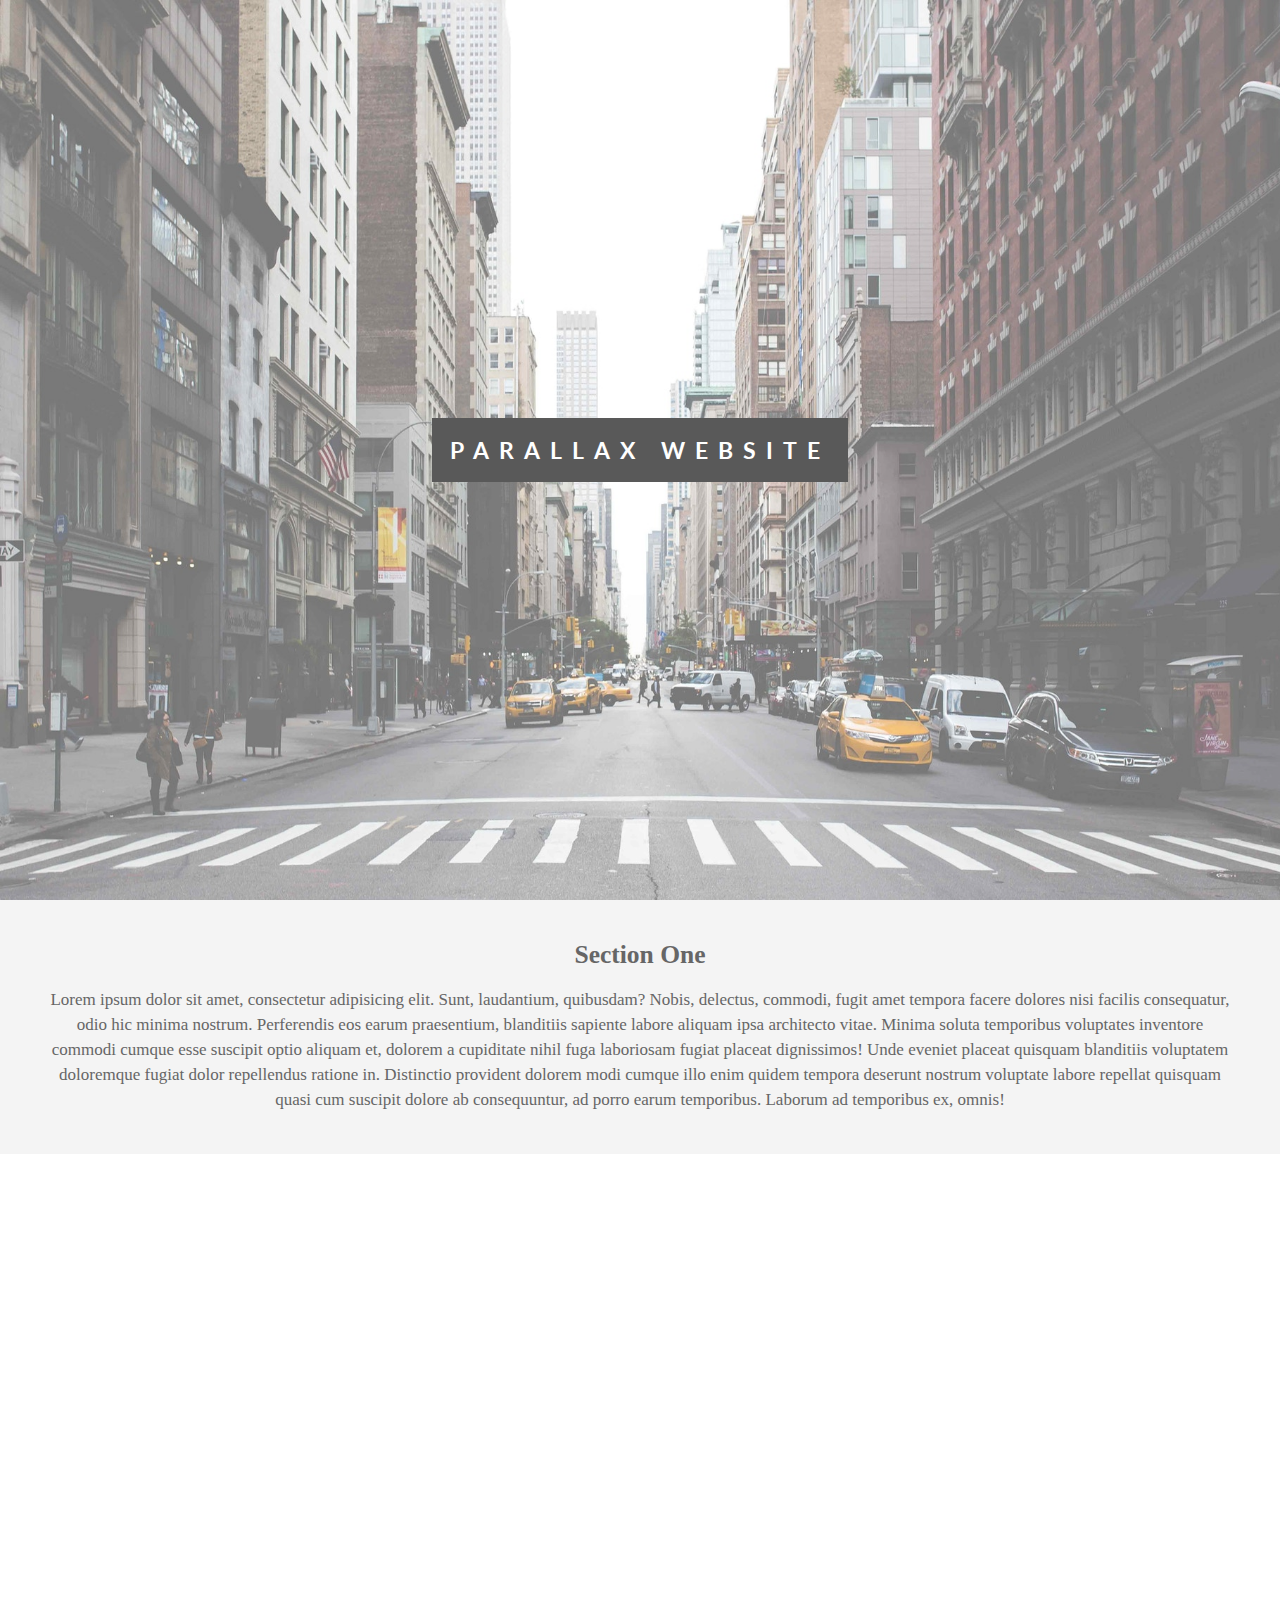
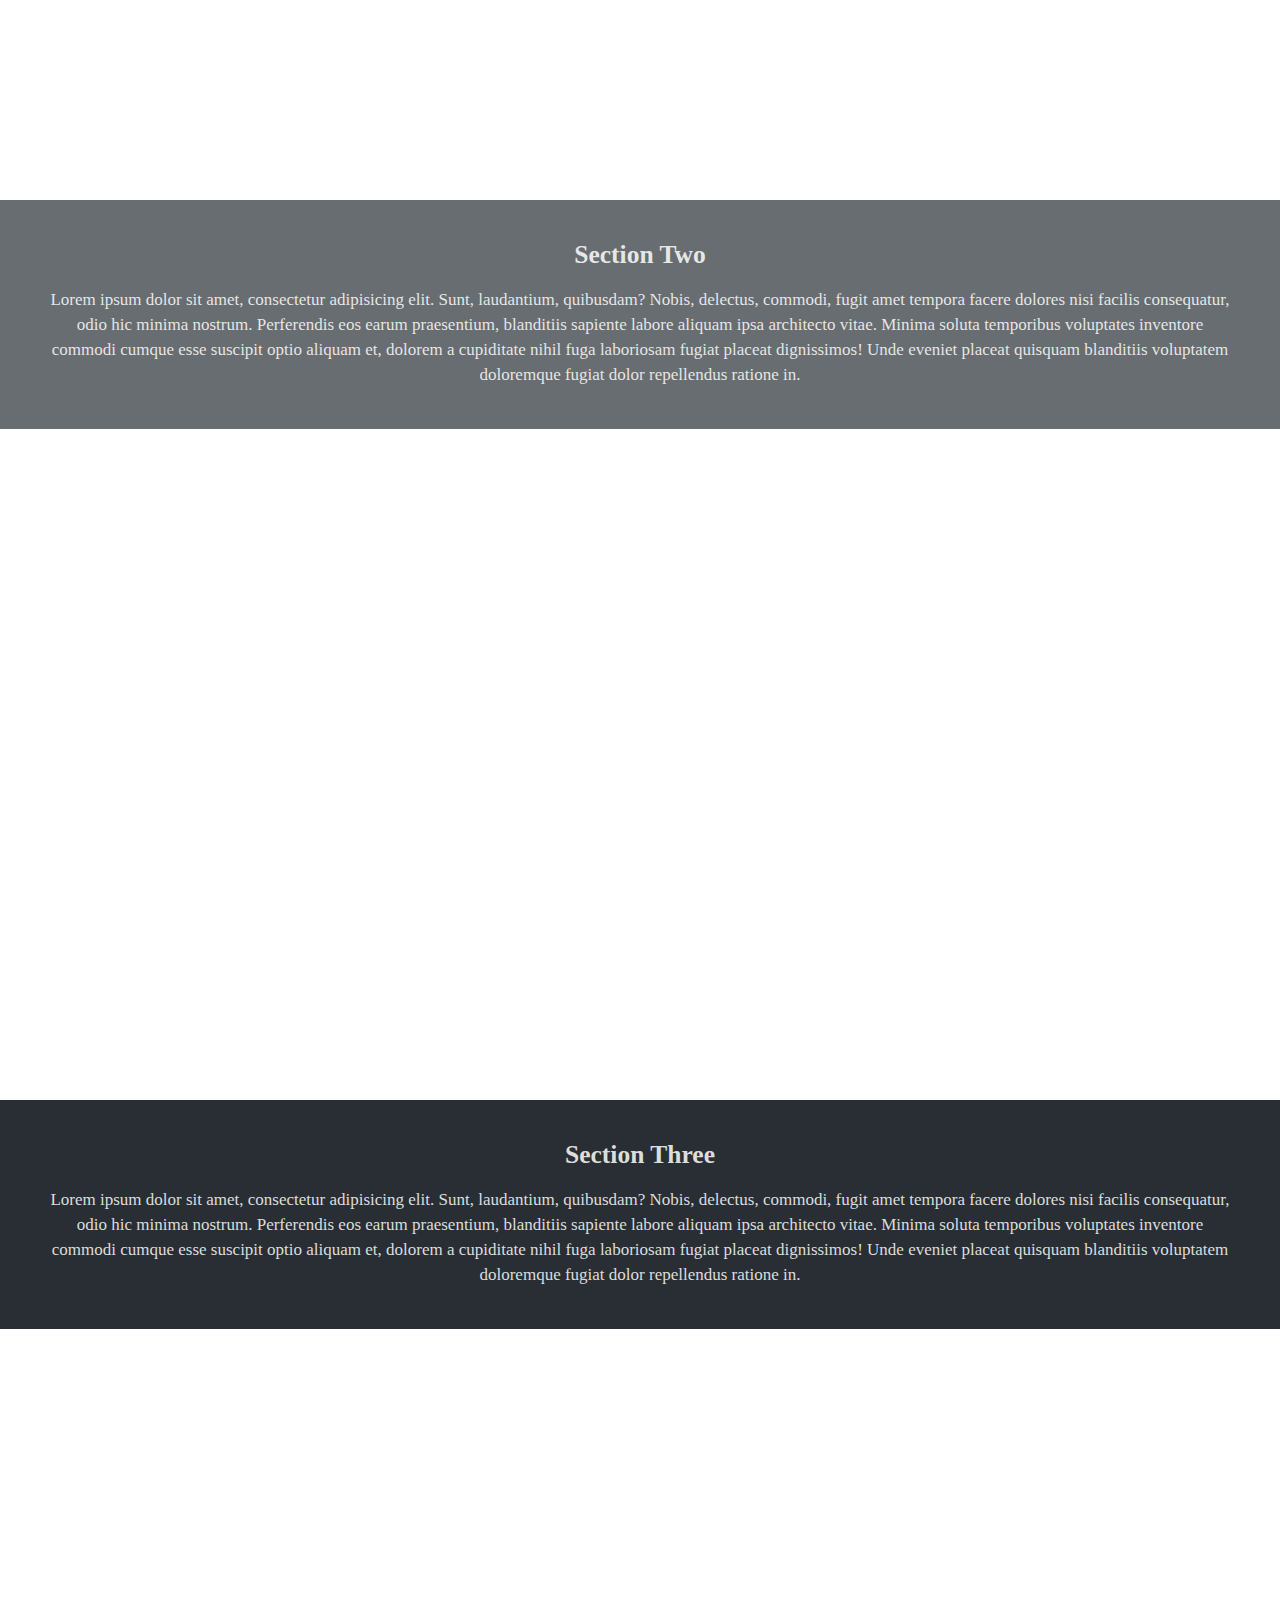
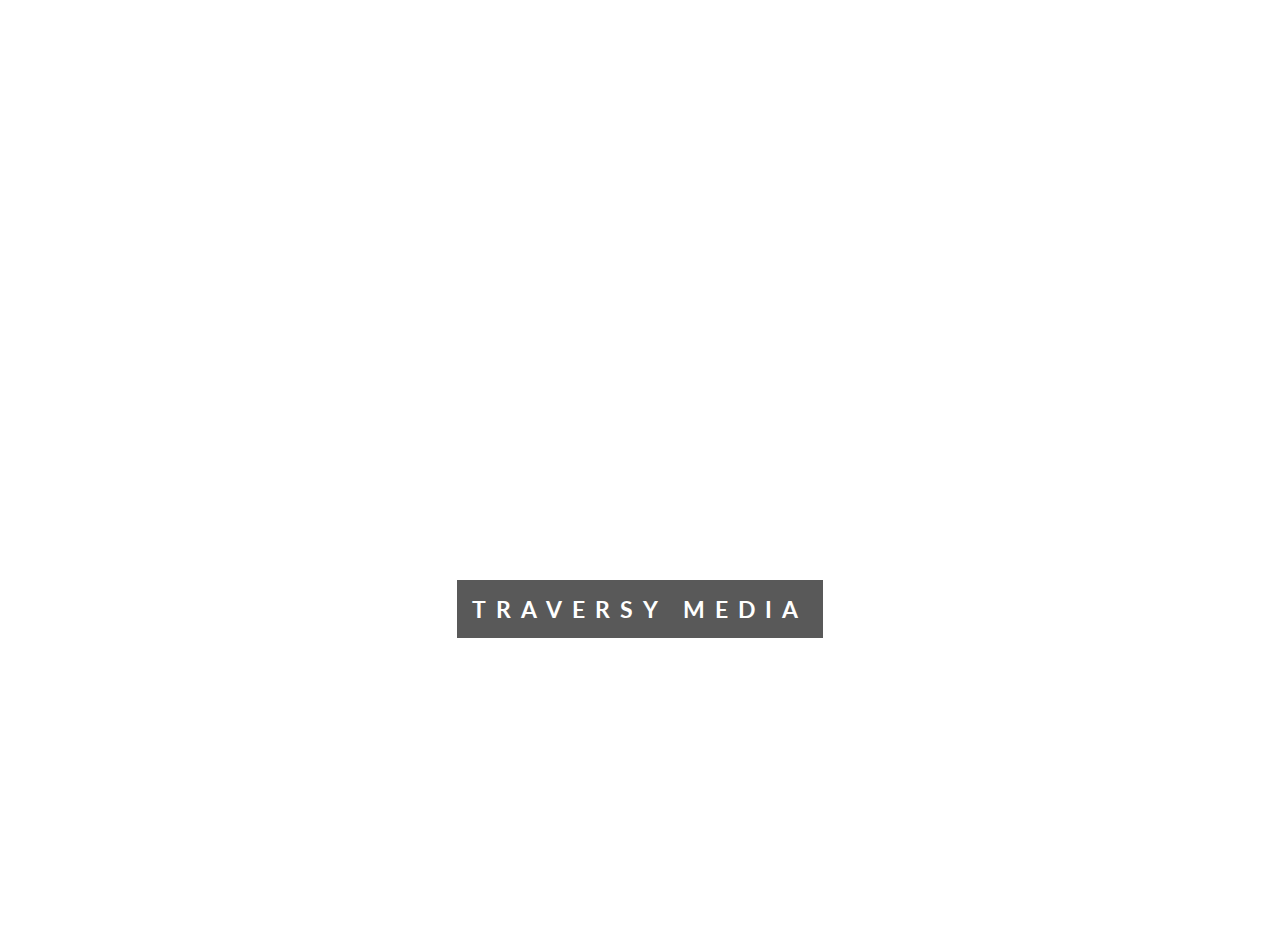
<file: Parallax_website/index.html>
<!DOCTYPE html>
<html>
 <head>
    <title>Parallax Website Demo</title>
    <link rel="stylesheet" href="css/style.css">
 </head>
 <body>
        <div class="section1 section">
	        <div class="image1_text">PARALLAX WEBSITE</div>    
			<div class="image1"></div>
	    </div>
        <div class="section2 section">
	        <div class="section_one">
	    	  <h2>Section One</h2>
	    	  <p>Lorem ipsum dolor sit amet, consectetur adipisicing elit. Sunt, laudantium, quibusdam? Nobis, delectus, commodi, fugit amet 
	    	  tempora facere dolores nisi facilis consequatur, odio hic minima nostrum. Perferendis eos earum praesentium, blanditiis sapiente
	    	  labore aliquam ipsa architecto vitae. Minima soluta temporibus voluptates inventore commodi cumque esse suscipit optio aliquam
	    	  et, dolorem a cupiditate nihil fuga laboriosam fugiat placeat dignissimos! Unde eveniet placeat quisquam blanditiis voluptatem
	    	  doloremque fugiat dolor repellendus ratione in. Distinctio provident dolorem modi cumque illo enim quidem tempora deserunt nostrum
	    	  voluptate labore repellat quisquam quasi cum suscipit dolore ab consequuntur, ad porro earum temporibus. Laborum ad temporibus ex, omnis!</p>
	    	</div>      
			<div class="image2_text">IMAGE TWO TEXT</div>
	    </div>
        <div class="section3 section">
		    <div class="section_two">
	    	  <h2>Section Two</h2>
	    	  <p>Lorem ipsum dolor sit amet, consectetur adipisicing elit. Sunt, laudantium, quibusdam? Nobis, delectus, commodi, fugit amet tempora
			  facere dolores nisi facilis consequatur, odio hic minima nostrum. Perferendis eos earum praesentium, blanditiis sapiente labore
			  aliquam ipsa architecto vitae. Minima soluta temporibus voluptates inventore commodi cumque esse suscipit optio aliquam et,
			  dolorem a cupiditate nihil fuga laboriosam fugiat placeat dignissimos! Unde eveniet placeat quisquam blanditiis voluptatem
			  doloremque fugiat dolor repellendus ratione in.</p>
            </div> 
			<div class="image3_text">IMAGE THREE TEXT</div>
		</div>
        <div class="section4 sec">
		    <div class="section_three">
	    	  <h2>Section Three</h2>
	    	  <p>Lorem ipsum dolor sit amet, consectetur adipisicing elit. Sunt, laudantium, quibusdam? Nobis, delectus, commodi, fugit amet tempora
			  facere dolores nisi facilis consequatur, odio hic minima nostrum. Perferendis eos earum praesentium, blanditiis sapiente labore
			  aliquam ipsa architecto vitae. Minima soluta temporibus voluptates inventore commodi cumque esse suscipit optio aliquam et,
			  dolorem a cupiditate nihil fuga laboriosam fugiat placeat dignissimos! Unde eveniet placeat quisquam blanditiis voluptatem
			  doloremque fugiat dolor repellendus ratione in.</p>
            </div>
			<div class="image4"></div>
		    <div class="image4_text">TRAVERSY MEDIA</div>
		</div>  
 </body>
</html>
</file>
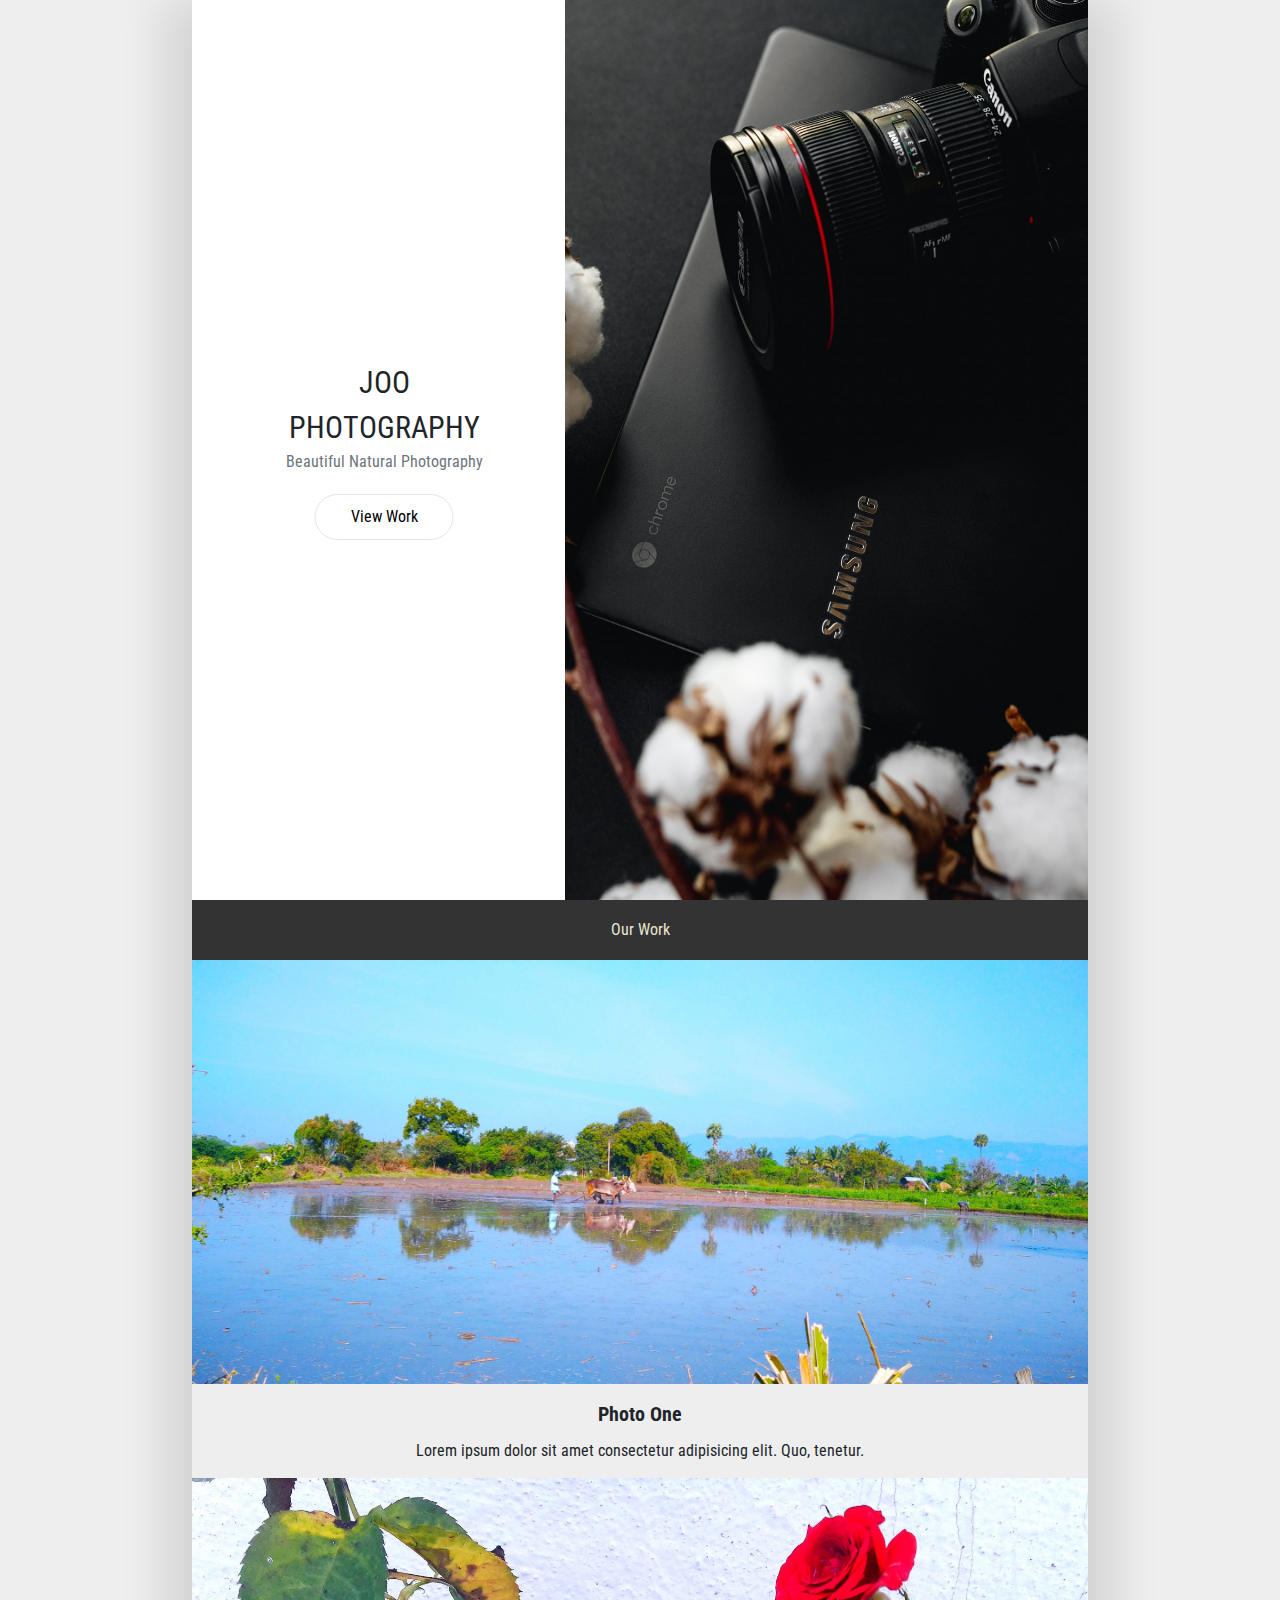
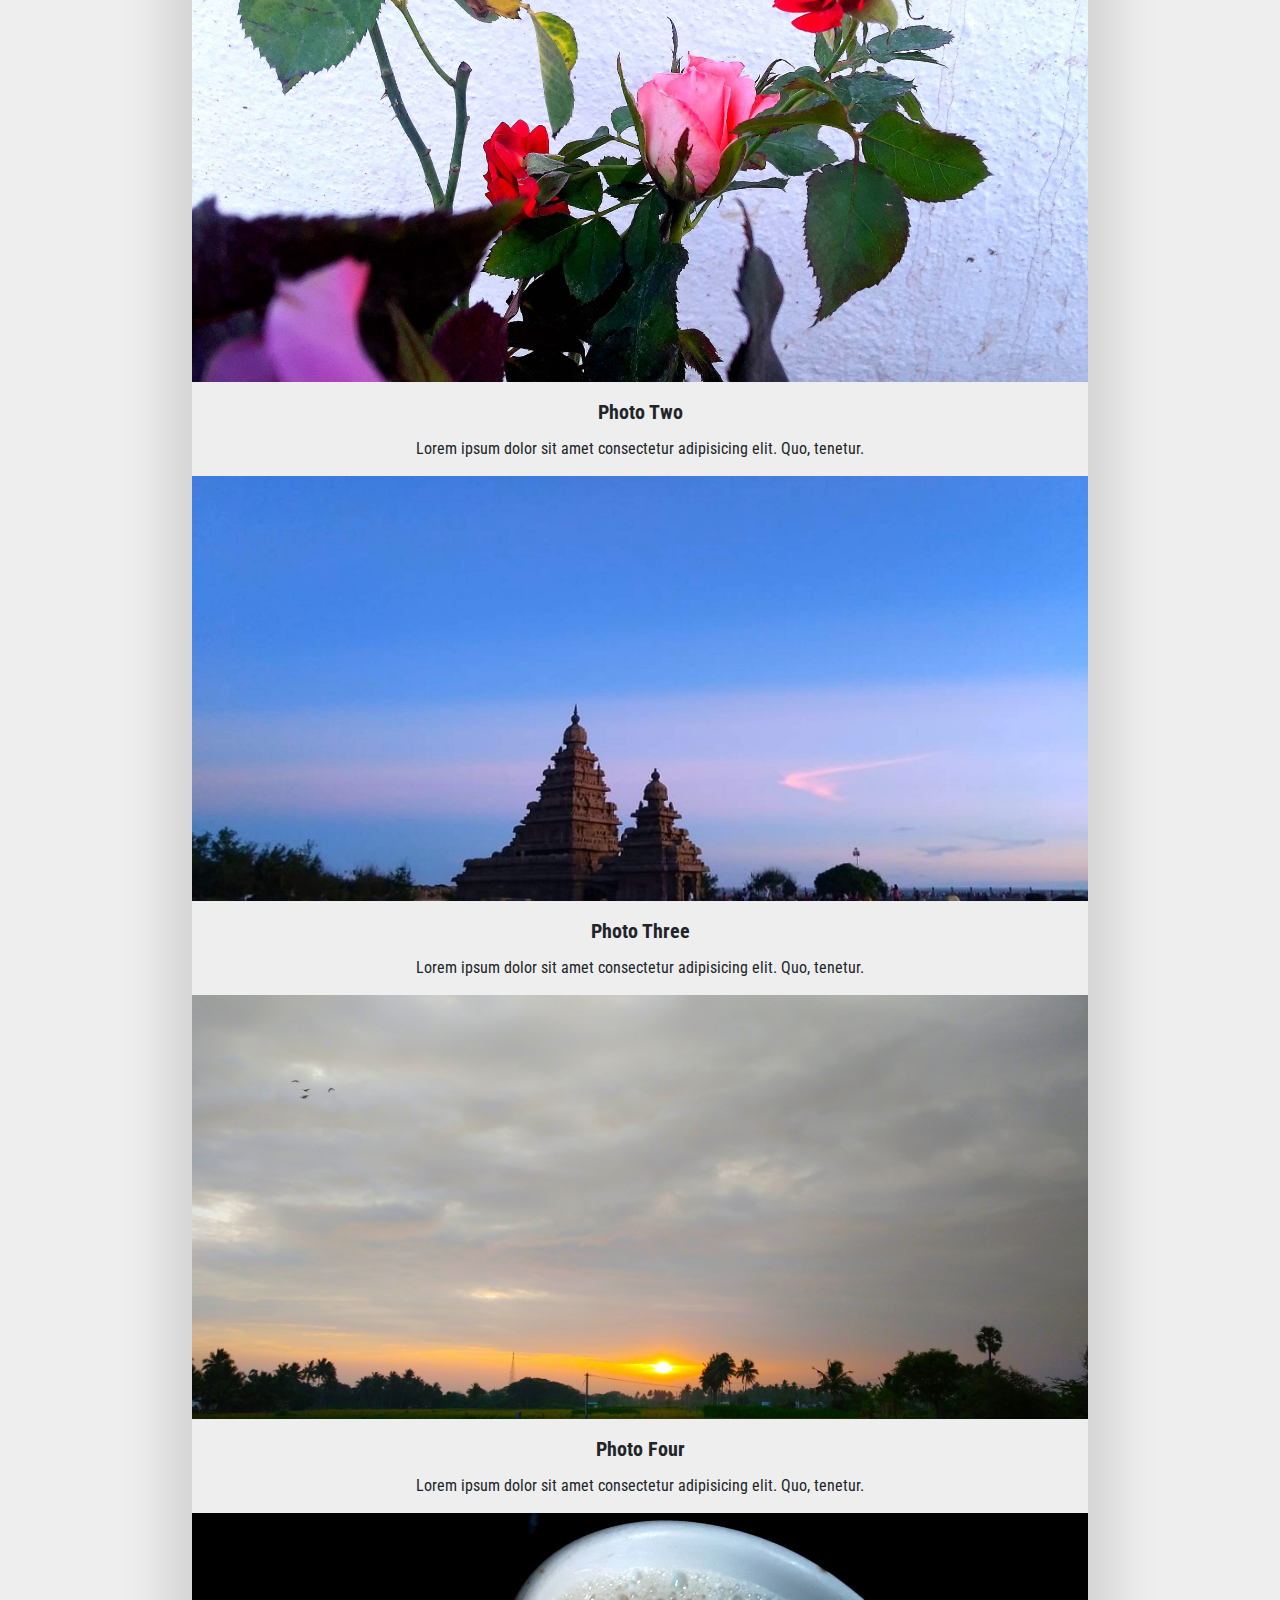
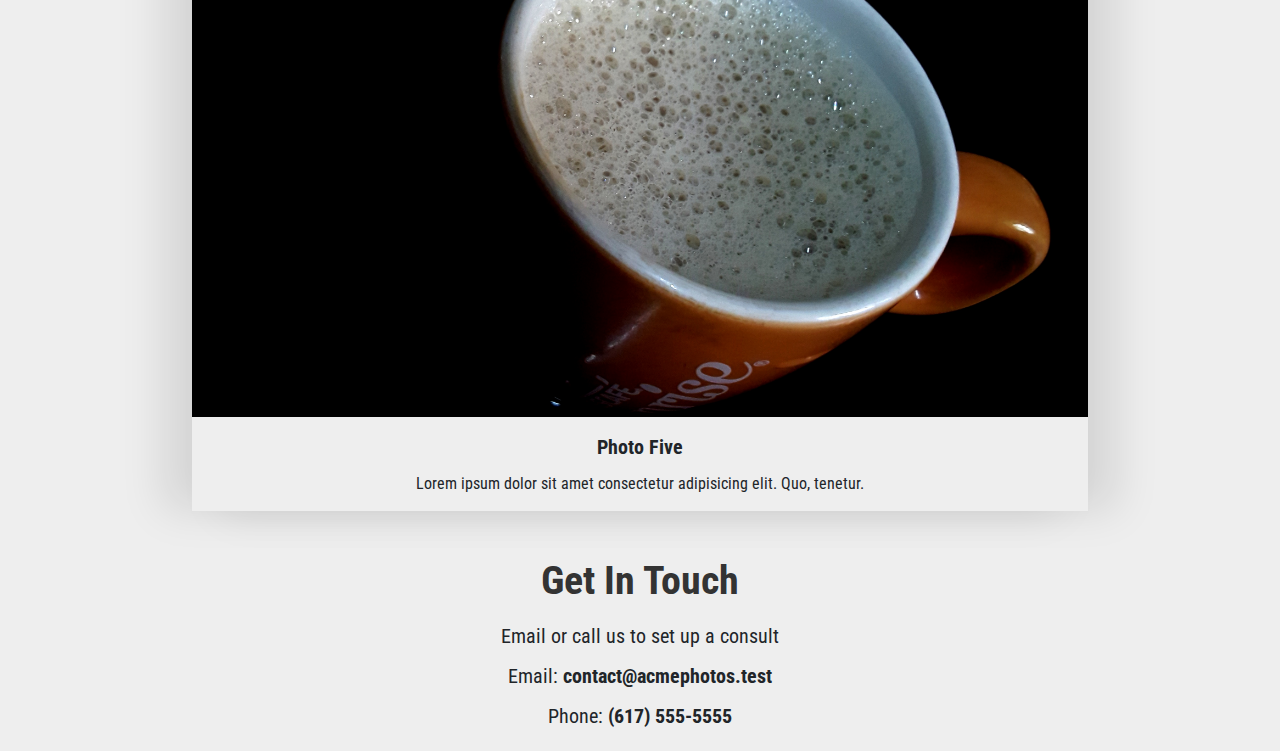
<file: Photography/index.html>
<!DOCTYPE html>
<html>
<head>
    <title>Joo Photography</title>
	<meta name="viewport" content="initial-scale=1, maximum-scale=1">
	
	<link rel="stylesheet" href="download/css/bootstrap.min.css">
	<link rel="stylesheet" href="css/style.css">

</head>
<body> 
    <div class="container p-0">
	    <div class="row">
		    <div class="col-5 p-0 header_text">
			    <div class="left_col text-center">
       	            <div class="title">JOO <br>PHOTOGRAPHY</div>
       		        <div class="text-muted">Beautiful Natural Photography</div>
       		        <input onClick="nextPage()" class="button" type="Button" value="View Work">
			    </div>	
			</div>
			<div class="col-7 p-0 header_image">
			    <img class="right_col" src="image/download.jpg">
			</div>
		</div>
<!-- image1_bottom_text -->	
        <div class="image_letter1">
	       <div class="image_letter">Our Work</div>
	    </div>
		
<!-- image2 -->	 
        <div class="image2">
	      <img src="image/IMG_20210222_113027.jpg">
	    </div>
<!-- image2_bottom_text-->
        <div class="img_text"> 
	      <div class="heading">Photo One</div>
          <div class="heading_text">Lorem ipsum dolor sit amet consectetur adipisicing elit. Quo, tenetur.</div>
	    </div>	

<!-- image3 -->	
        <div class="image3">
	      <img src="image/InShot_20200925_234633753.jpg">
	    </div>  
<!-- image3_bottom_text-->
	    <div class="img_text"> 
	      <div class="heading">Photo Two</div>
	      <div class="heading_text">Lorem ipsum dolor sit amet consectetur adipisicing elit. Quo, tenetur.</div>
	    </div>

<!-- image4 -->	
        <div class="image4">
	      <img src="image/InShot_20201126_120927874.jpg">
	    </div>  
<!-- image4_bottom_text-->
 	    <div class="img_text"> 
	      <div class="heading">Photo Three</div>
	      <div class="heading_text">Lorem ipsum dolor sit amet consectetur adipisicing elit. Quo, tenetur.</div>
	    </div>

<!-- image5 -->	
        <div class="image5">
	      <img src="image/IMG_20210113_065413.jpg">
	    </div>
<!-- image5_bottom_text-->
        <div class="img_text"> 
	      <div class="heading">Photo Four</div>
	      <div class="heading_text">Lorem ipsum dolor sit amet consectetur adipisicing elit. Quo, tenetur.</div>
	    </div>

<!-- image6 -->	
        <div class="image6">
	      <img src="image/1640009910669.jpg">
	    </div> 
<!-- image6_bottom_text-->
	    <div class="img_text"> 
	      <div class="heading">Photo Five</div>
	      <div class="heading_text">Lorem ipsum dolor sit amet consectetur adipisicing elit. Quo, tenetur.</div>
	    </div>  
    </div>	
	
<!-- footer -->
        <div class="footer">
	      <div class="footer_text1 footer_text">Get In Touch</div>
	      <div class="footer_text2 footer_text footer_txt">Email or call us to set up a consult</div>
	      <div class="footer_text3 footer_text footer_txt">Email: <b>contact@acmephotos.test</b></div>
	      <div class="footer_text4 footer_text footer_txt">Phone: <b>(617) 555-5555</b></div>
	    </div>	
		
    </body>
</html>
</file>
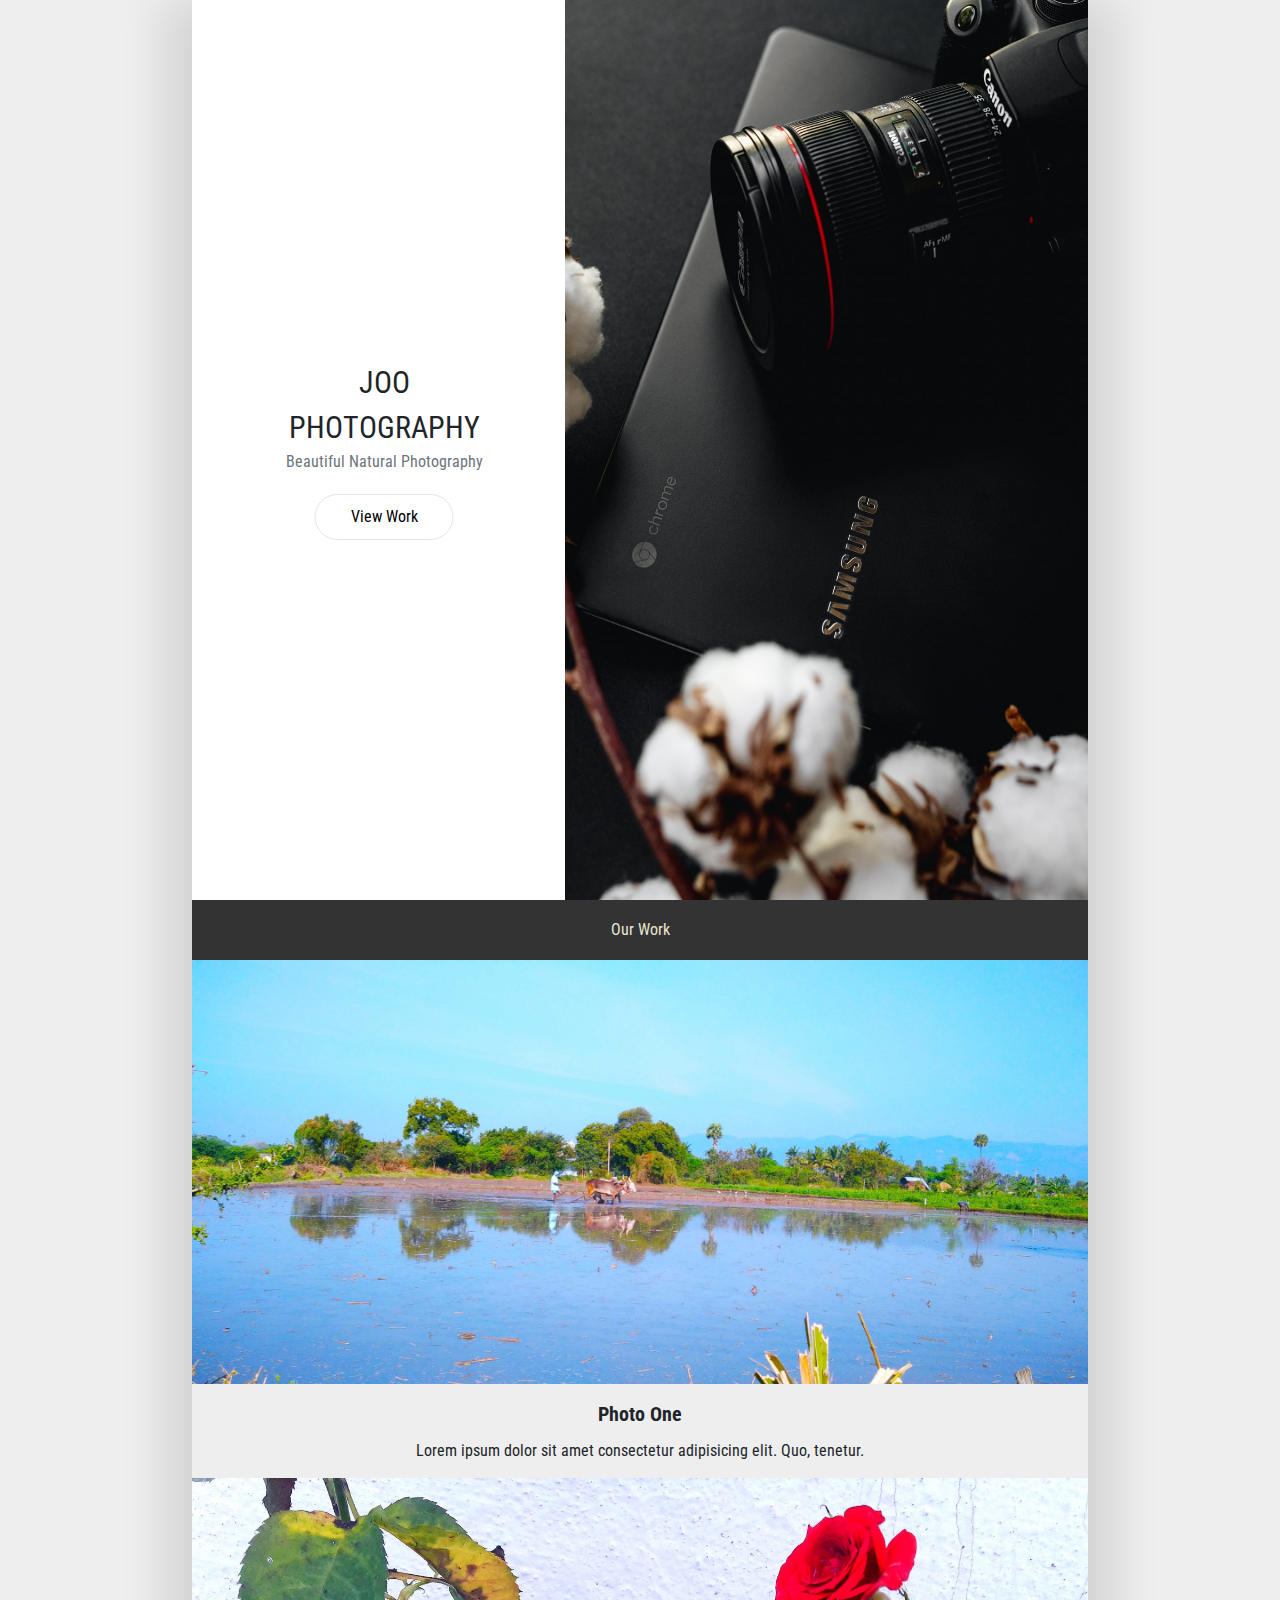
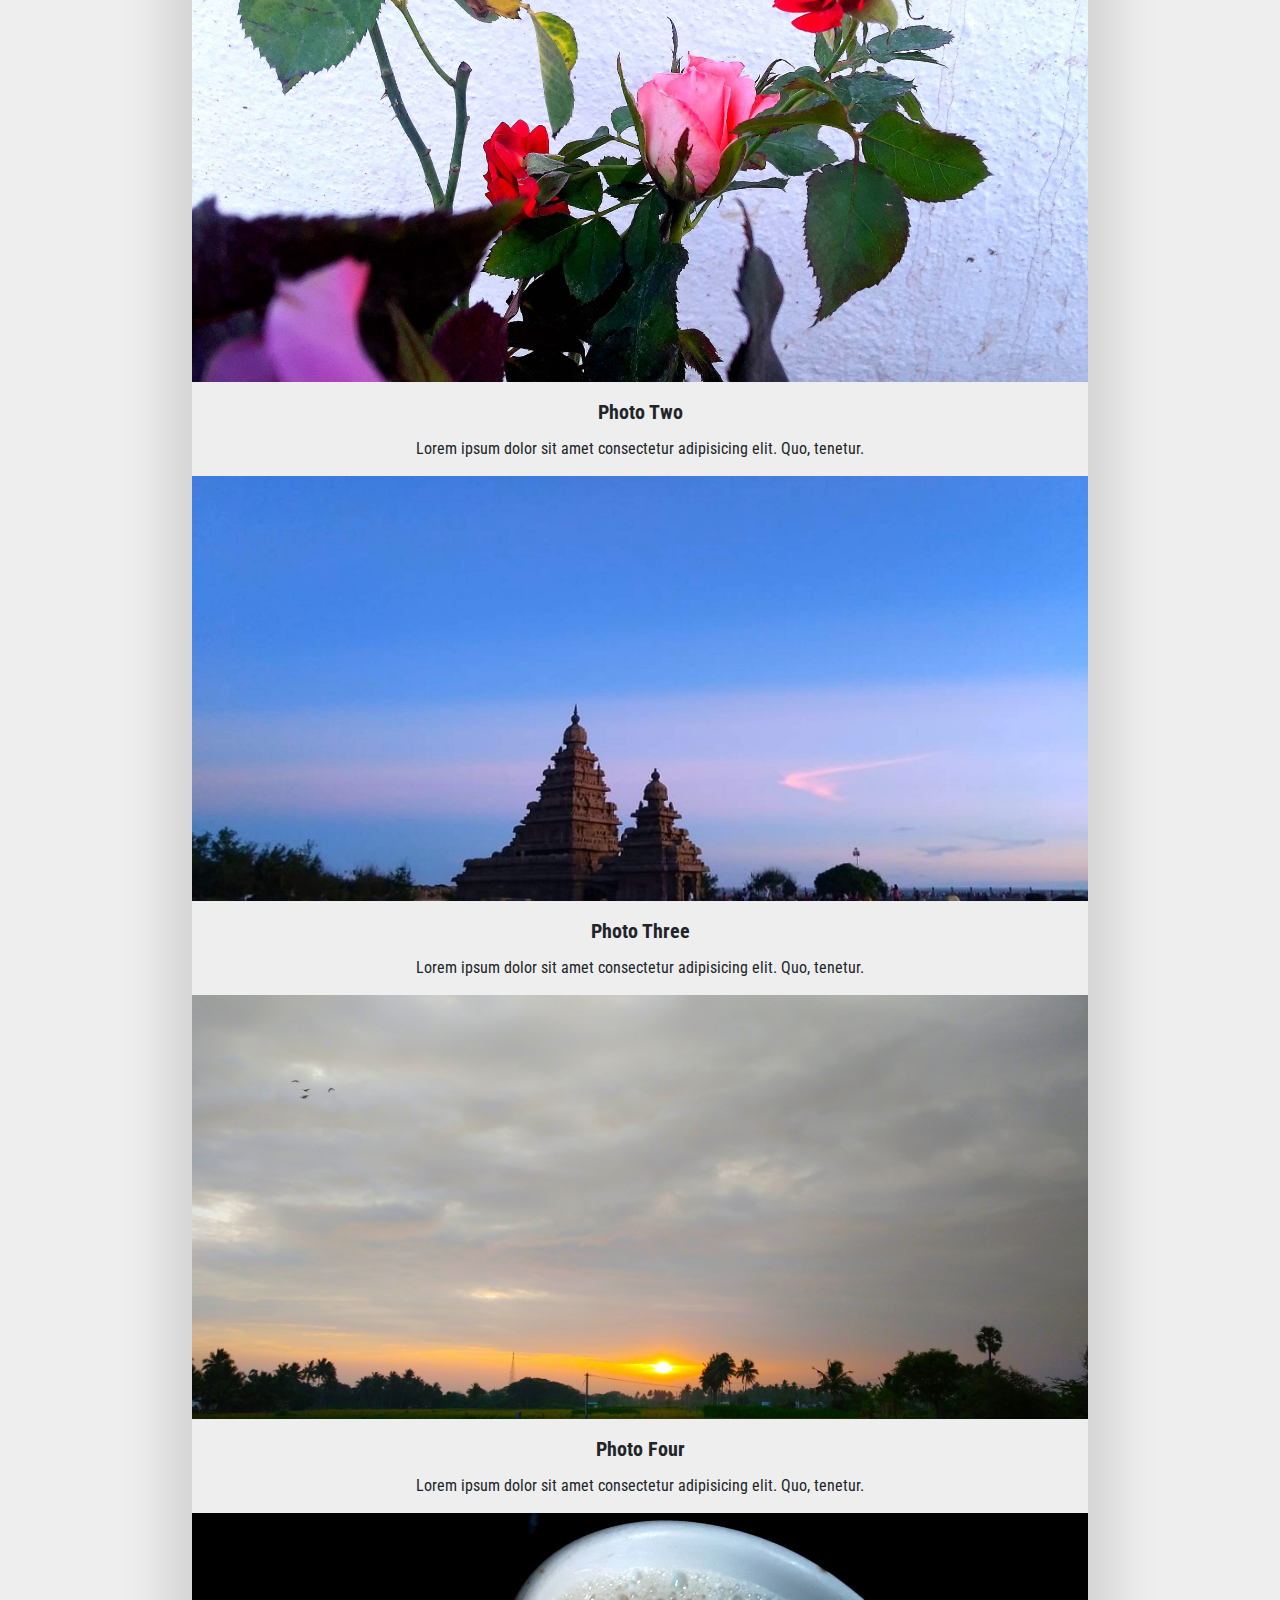
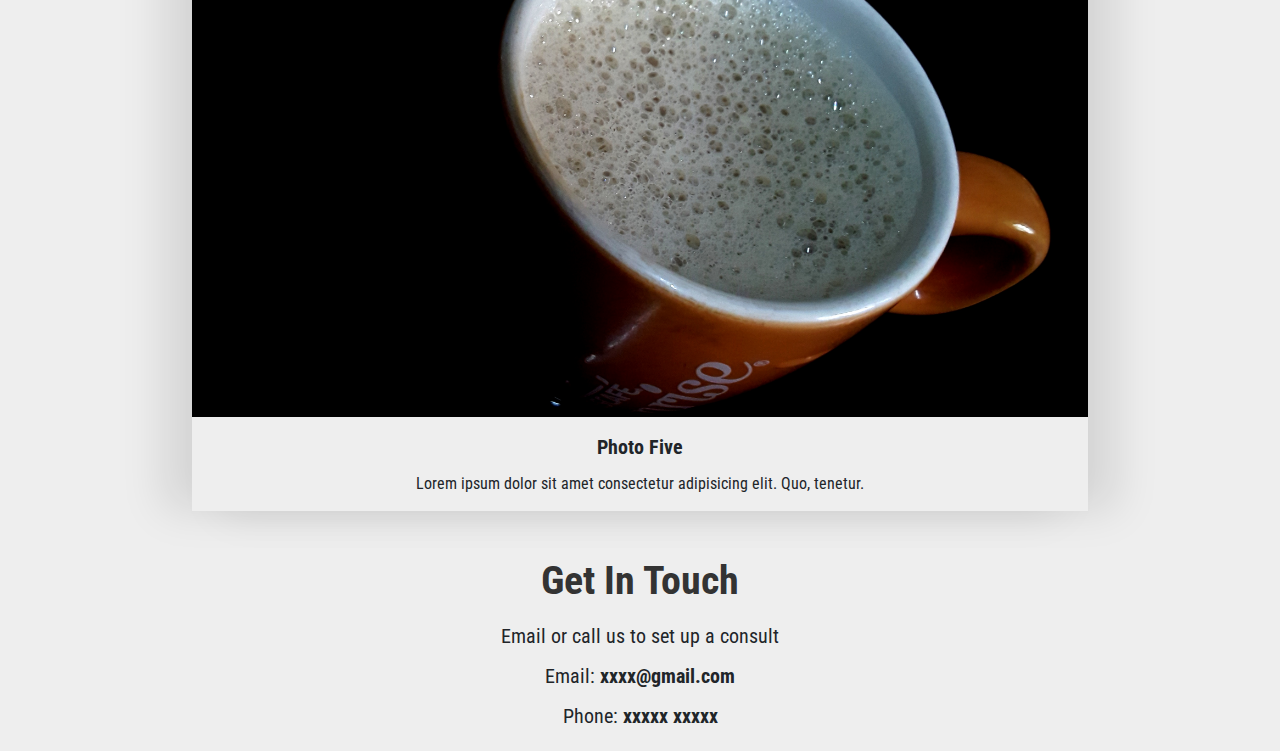
<file: Photography1/index.html>
<!DOCTYPE html>
<html>
<head>
    <title>Joo Photography</title>
	<meta name="viewport" content="initial-scale=1, maximum-scale=1">
	
	<link rel="stylesheet" href="download/css/bootstrap.min.css">
	<link rel="stylesheet" href="css/style.css">

</head>
<body> 
    <div class="container p-0">
	    <div class="row">
		    <div class="col-5 p-0 header_text">
			    <div class="left_col text-center">
       	            <div class="title">JOO <br>PHOTOGRAPHY</div>
       		        <div class="text-muted">Beautiful Natural Photography</div>
       		        <input onClick="nextPage()" class="button" type="Button" value="View Work">
			    </div>	
			</div>
			<div class="col-7 p-0 header_image">
			    <img class="right_col" src="image/download.jpg">
			</div>
		</div>
<!-- image1_bottom_text -->	
        <div class="image_letter1">
	       <div class="image_letter">Our Work</div>
	    </div>
		
<!-- image2 -->	 
        <div class="image2">
	      <img src="image/IMG_20210222_113027.jpg">
	    </div>
<!-- image2_bottom_text-->
        <div class="img_text"> 
	      <div class="heading">Photo One</div>
          <div class="heading_text">Lorem ipsum dolor sit amet consectetur adipisicing elit. Quo, tenetur.</div>
	    </div>	

<!-- image3 -->	
        <div class="image3">
	      <img src="image/InShot_20200925_234633753.jpg">
	    </div>  
<!-- image3_bottom_text-->
	    <div class="img_text"> 
	      <div class="heading">Photo Two</div>
	      <div class="heading_text">Lorem ipsum dolor sit amet consectetur adipisicing elit. Quo, tenetur.</div>
	    </div>

<!-- image4 -->	
        <div class="image4">
	      <img src="image/InShot_20201126_120927874.jpg">
	    </div>  
<!-- image4_bottom_text-->
 	    <div class="img_text"> 
	      <div class="heading">Photo Three</div>
	      <div class="heading_text">Lorem ipsum dolor sit amet consectetur adipisicing elit. Quo, tenetur.</div>
	    </div>

<!-- image5 -->	
        <div class="image5">
	      <img src="image/IMG_20210113_065413.jpg">
	    </div>
<!-- image5_bottom_text-->
        <div class="img_text"> 
	      <div class="heading">Photo Four</div>
	      <div class="heading_text">Lorem ipsum dolor sit amet consectetur adipisicing elit. Quo, tenetur.</div>
	    </div>

<!-- image6 -->	
        <div class="image6">
	      <img src="image/1640009910669.jpg">
	    </div> 
<!-- image6_bottom_text-->
	    <div class="img_text"> 
	      <div class="heading">Photo Five</div>
	      <div class="heading_text">Lorem ipsum dolor sit amet consectetur adipisicing elit. Quo, tenetur.</div>
	    </div>  
    </div>	
	
<!-- footer -->
        <div class="footer">
	      <div class="footer_text1 footer_text">Get In Touch</div>
	      <div class="footer_text2 footer_text footer_txt">Email or call us to set up a consult</div>
	      <div class="footer_text3 footer_text footer_txt">Email: <b>xxxx@gmail.com</b></div>
	      <div class="footer_text4 footer_text footer_txt">Phone: <b>xxxxx xxxxx</b></div>
	    </div>	
		
    </body>
</html>
</file>
<file: albert_einstein/css/style.css>
body{	
    background-color:#dcdce6;
    font-family:Arial;
	line-height:1.4;
}
.heading{
	font-size:40px;
	color:#337ab7;
	text-align:center;
}
.formula{
	font-size:23px;
	color:#728100;
	padding-top:10px;
	text-align:center;
}
img{
	position:relative;
	top:50%;
	left:50%;
	transform:translate(-50% , 1%);
}
.image_text{
	color:#333333;
	font-weight:bold;
	text-align:center;
}
.content{
	color:#333333;
	font-weight:bold;
	padding-top:10px;
	text-align:center;
}
.list{
	color:#333333;
}
.text1{
	font-size:22px;
	padding-left:40px;
}
.text2{
	color:#333333;
	font-size:14px;
	padding: 10px 0px 10px 40px;
}
.text3{
	color:#9961d8;
	font-weight:bold;
	font-size:18px;
	padding-left:10px;
}
span{
	color:#337abb;
	font-weight:bold;
}
</file>
<file: aristotle_onassis/css/style.css>
.container{
	border:1px solid #e0e0eb;
	background-color:#f0f5f5;
	border-radius:5px;
	font-family:Arial;
}
.heading{
	font-size:25px;
	text-align:center;
	padding-top:30px;
}
.title{
	font-size:20px;
	text-align:center;
}
.para{
	border:1px solid #e0e0eb;
	margin:10px;
	border-radius:5px;
	padding:5px;
}
.image{
	border:1px solid #e0e0eb;
	margin:10px;
	border-radius:5px;
}
img{
	position:relative;
	top:50%;
	left:50%;
	transform:translate(-50%, 1%);
	border-radius:250px;
}
.portrait{
	text-align:center;
	border:1px solid #e0e0eb;
	background-color:#e0ebeb;
	padding-top:6px;
	padding-bottom:6px;
	margin:4px;
}
/* list */
.list{
	font-size:20px;
	padding-left:10px;
	padding-top:30px;
}
.footer{
	text-align:center;
	padding-bottom:30px;
}
</file>
<file: Beach/css/style.css>
*{
	margin:0px;
	padding:0px;
}
body{
	font-family:Arial;
	font-size:15px;
}
/* section1 */
.image{
	background-image:url("../image/beachshowcase.jpg");
	background-size:cover;
	background-position: center;
    height:750px;
	text-align:center;
	padding:20px 0px;
}
.text_cont{
	color:#926239;
	text-align:center;
	position:absolute;
	top:50%;
	left:50%;
	transform:translate(-50% ,-50% );
	width:100%;
}
.first-line{
	font-size:50px;
	font-weight:bold;
}
.second-line{
	font-size:20px;
	margin-top:8px;
}	
.button{
	margin-top:20px;
	color:#926239;
	padding:10px 20px;
	border-radius:10px;
	border:1px solid #926239;
	font-size:17px;
}
.button:hover{
	background-color:#926239;
	color:white;
}
/* section2 */
.paragraph1{
    padding:20px;
    padding:20px;
	background-color:#926239;
	color:white;
    line-height:1.7;
}
.paragraph2{
    padding:20px;
	background-color:#f4f4f4;
	line-height:1.7;
}
/* section3 */
.box{
	display:flex;
}
.box1{
	line-height:1.7;
	padding:20px;
	background-color:#926239;
	color:white;
}
.box2{
	line-height:1.7;
	padding:20px;
	background-color:#f9f9f9;
}
.box3{
	
	line-height:1.7;
	padding:20px;
	background-color:#926239;
	color:white;
}

/* media query */
@media (min-width:320px) and (max-width:500px) {
	.first-line{
		font-size:40px;
	}
}
</file>
<file: Food/css/style.css>
@import url('https://fonts.googleapis.com/css2?family=Comforter+Brush&family=Corinthia:wght@700&family=Nunito:wght@300;400;500;600;700&family=Open+Sans:ital,wght@1,300&family=Roboto&family=Roboto+Condensed:wght@300;400&display=swap');

:root{
	--red:#ff3838;
}

*{
	margin:0;
	padding:0;
	font-family: 'Nunito', sans-serif;
	outline:none;
	border:none;
	text-decoration:none;
	text-transform:capitalize;
	transition:all .2s linear;
}

*::selection{
	background:var(--red);
	color:#fff;
}

html{
	font-size: 62.5%;
	overflow-x: hidden;
	scroll-behaviour: smooth;
	scroll-padding-top: 6rem;
}

body{
	background:#f7f7f7;
}

section{
	padding: 2rem;
}
/* header section start */
header{
	position: fixed;
	top: 0;
	left: 0;
	right: 0;
	z-index: 1000;
	display: flex;
	justify-content:space-between;
	align-items:center;
	background:#fff;
	padding:2rem 9%;
	box-shadow:0 .5rem 1rem rgba(0,0,0,.1);
}

header .logo{
	font-size:2.5rem;
	font-weight:bold;
	color:#666;
}

header .logo i{
	padding-right: .5rem;
	color: var(--red);
}

header .navbar a{
	font-size: 2rem;
	margin-left: 2rem;
	color: #666;
}

header .navbar a:hover{
	color: var(--red);
}

#menu-bar{
	font-size: 3rem;
	cursor: pointer;
	color: #666;
	border: 2px solid #666;
	border-radius: .3rem;
	padding: .5rem 1.5rem;
	display: none;
}
/* header section end */

/* home section start */
.home{
	display:flex;
	flex-wrap:wrap;
	gap: 1.5rem;
	min-height:100vh;
	align-items:center;
	background:url(../images/home-bg.jpg) no-repeat;
	background-size:cover;
	background-position:center;
}

.home .content{
	flex: 1 1 40rem;
	padding-top: 6.5rem;
}

.home .image{
	flex: 1 1 40rem;
}

.home .image img{
	width:100%;
	padding: 1rem;
	animation: float 3s linear infinite;
}

@keyframes float{
	0%, 100%{
		transform: translateY(0rem);
	}
	50%{
		transform: translateY(3rem);
	}
	
}

.home .content h3{
	font-size: 5rem;
	color:#333;
}

.home .content p{
	font-size: 1.7rem;
	color:#666;
	padding: 1rem 0;
}

.btn{
    display:inline-block;
	padding: .8rem 3rem;
	border: .2rem solid var(--red);
	color:var(--red);
	cursor: pointer;
	font-size: 1.7rem;
	border-radius: .5rem;
	position:relative;
	overflow:hidden;
	z-index:0;
	margin-top: 1rem;
} 

.btn:hover{
	background:var(--red);
	color: white;
}
/* home section end */

/* speciality section start */
.heading{
	text-align:center;
	font-size: 3.5rem;
	padding: 1rem;
	color:#666;
}

.heading span{
	color:var(--red);
}

.speciality .box-container{
	display:flex;
	flex-wrap:wrap;
	gap:1.5rem;
}

.speciality .box-container .box{
	flex: 1 1 35rem;
	position:relative;
	overflow: hidden;
	box-shadow: 0 .5rem 1rem rgba(0,0,0, .1);
	border: .1rem solid rgba(0,0,0, .3);
	cursor: pointer;
	border-radius: .5rem;
}

.speciality .box-container .box .image{
    height:100%;
	width:100%;
	object-fit:cover;
	position:absolute;
	bottom:-100%;
	left:0;
}

.speciality .box-container .box .content{
	text-align:center;
	background: #fff;
	padding: 2rem;
}

.speciality .box-container .box .content img{
	margin: 1.5rem 0;
}

.speciality .box-container .box .content h3{
	font-size: 2.5rem;
	color: #333;
}

.speciality .box-container .box .content p{
	font-size: 1.6rem;
	color:#666;
	padding: 1rem 0;
}

.speciality .box-container .box:hover .image{
	bottom:0;
}

.speciality .box-container .box:hover .content{
	transform: translateY(100%);
}
/* speciality section end */

/* popular section start */
.popular .box-container{
	display: flex;
	flex-wrap:wrap;
	gap: 1.5rem;
}  

.popular .box-container .box{
	padding: 2rem;
	background:#fff;
	box-shadow: 0 .5rem 1rem rgba(0,0,0, .1);
	border: .1rem solid rgba(0,0,0, .3);
	border-radius: .5rem;
	text-align:center;
	flex: 1 1 30rem;
	position:relative;
}

.popular .box-container .box img{
	height:25rem;
	object-fit:cover;
	width:100%;
	border-radius: .5rem;
}

.popular .box-container .box .price{
	position:absolute;
	top: 3rem; 
	left: 3rem;
	background: var(--red);
	color:#fff;
	font-family: 2rem;
	padding: .5rem 1rem;
	border-radius: .5rem;
}

.popular .box-container .box h3{
	color: #333;
	font-size: 2.5rem;
	padding-top: 1rem;
}

.popular .box-container .box .stars i{
	color: gold;
	font-size: 1.7rem;
	padding: 1rem .1rem;
}
/* popular section end */

/* step section start */
.steps{
	display: flex;
	flex-wrap: wrap;
	gap: 1.5rem;
	padding: 1rem;
}

.steps .box{
	flex: 1 1 25rem;
	padding:1rem;
	text-align:center;
}

.steps .box img{
	border-radius: 50%;
	border: 1rem solid #fff;
	box-shadow: 0 .5rem 1rem rgba(0,0,0,.1);
}

.steps .box img:hover{
	border: 1rem solid var(--red);
	transition: .5s ease-in-out;
}

.steps .box h3{
	font-size: 3rem;
	color: #333;
	padding: 1rem;
}
/* step section end */

/* gallery section start */
.gallery .box-container{
	display: flex;
	flex-wrap: wrap;
	gap: 1.5rem;
}

.gallery .box-container .box{
	height: 25rem;
	flex: 1 1 30rem;
	border: 1rem solid #fff;
	box-shadow: 0 .5rem 1rem rgba(0,0,0, .1);
	border-radius: .5rem;
	position: relative;
	overflow:hidden;
}

.gallery .box-container .box img{
	height: 100%;
	width: 100%;
	object-fit:cover;
}

.gallery .box-container .box .content{
	position:absolute;
	top: -130%;
	left:0;
	height:100%;
	width: 100%;
	background-color: rgba(255,255,255, .9);
	padding: 2rem;
	padding-top: 5rem;
	text-align:center;
}

.gallery .box-container .box h3{
	font-size: 2.5rem;
	color:#333;
}

.gallery .box-container .box p{
	font-size: 1.5rem;
	color:#666;
	padding:1rem 0;
	padding-right: 3.5rem;
}

.gallery .box-container .box:hover .content{
	top:0%;
}
/* gallery section end */

/* review section start */
.review .box-container{
	display: flex;
	flex-wrap: wrap;
	gap: 1.5rem;
}

.review .box-container .box{
	text-align:center;
	padding: 2rem;
	border: 1rem solid #fff;
	box-shadow: 0 .5rem 1rem rgba(0,0,0, .3);
	border-radius: .5rem;
	flex: 1 1 30rem;
	background: #333;
	margin-top: 6rem;
}

.review .box-container .box img{
	height: 12rem;
	width:12rem;
	border-radius: 50%;
	margin-top: -8rem;
	object-fit:cover;
}

.review .box-container .box img:hover{
	border: 1rem solid var(--red);
	transition: .5s ease-in-out;
}

.review .box-container .box h3{
	font-size: 2.5rem;
	color: #fff;
	padding: .5rem 0;
}

.review .box-container .box .stars i{
	font-size: 2rem;
	color: var(--red);
	padding: .5rem 0;
}

.review .box-container .box p{
	font-size: 2rem;
	color: #eee;
	padding: .1rem 0;
}
/* review section end */

/* order section start */
.order .row{
	display: flex;
	flex-wrap: wrap;
	gap: 1.5rem;
	padding: 2rem;
	box-shadow: 1 .5rem 1rem rgba(0,0,0,.1);
	background: #fff;
	border-radius: .5rem;
}

.order .row .image{
    flex: 1 1 30rem;
}

.order .row .image img{
    height: 100%;
	width: 100%;
	object-fit: cover;
	border-radius: .5rem;
}

.order .row form{
    flex: 1 1 30rem;
	padding: 1rem;
}

.order .row form .inputbox{
	display: flex;
	justify-content: space-between;
	flex-wrap:wrap;
}

.order .row form .inputbox input, .order .row form textarea{
	padding: 1rem;
	margin: 1rem 0;
	font-size: 1.7rem;
	color: #333;
	text-transform: none;
	border: .1rem solid rgba(0,0,0, .3);
	border-radius: .5rem;
	width: 45%;
}

.order .row form textarea{
	width:100%;
	resize: none;
	height: 15rem;
}

.order .row form .btn{
	background:none;
}

.order .row form .btn:hover{
	background: var(--red);
}
/* order section end */

/* footer section start */
.footer{
	background: #000;
	text-align: center;
}

.footer .share{
	gap: 1.5rem;
	display: flex;
	justify-content:center;
	flex-wrap:wrap;
}
/* footer section end*/

/* loader start */
.loader-container{
	position:fixed;
	top: 0;
	left: 0;
	z-index: 10000;
	background: #fff;
	display: flex;
	align-items:center;
	justify-content:center;
	height: 100%;
	width: 100%;
}

.loader-container.fade-out{
	top: -120%;
}
/* loader end */

/* media query */
@media (max-width:992px){
	html{
		font-size: 55%;
	}
    header{
		padding: 2rem;
	}
	.order .row form .inputbox input{
		width: 100%;
	}
}

@media (max-width:768px){
    #menu-bar{
        display: initial;
	}
	
	header .navbar{
		position:absolute;
		top:100%;
		left: 0;
		right: 0;
		background: #f6f6f6;
		border-top: .1rem solid rgba(0,0,0,.1);
		clip-path: polygon(0 0, 100% 0, 100% 0, 0 0);
	}

	header .navbar.active{
		clip-path: polygon(0 0, 100% 0, 100% 100%, 0% 100%);
	}
	
	header .navbar a{
	    margin: 1.5rem;
		padding: 1.5rem;
		display: block;
		border: .2rem solid rgba(0,0,0,.1);
		border-left: .5rem solid var(--red);
		background:#fff;
	}
	
	.home .content{
		margin-top:10px;
	}
}

@media (max-width:400px){
	html{
		font-size: 50%;
	}
}
</file>
<file: Online_Food_Order_website/css/style.css>
@import url('https://fonts.googleapis.com/css2?family=Comforter+Brush&family=Corinthia:wght@700&family=Nunito:wght@300;400;500;600;700&family=Open+Sans:ital,wght@1,300&family=Roboto&family=Roboto+Condensed:wght@300;400&display=swap');

:root{
	--red:#ff3838;
}

*{
	margin:0;
	padding:0;
	font-family: 'Nunito', sans-serif;
	outline:none;
	border:none;
	text-decoration:none;
	text-transform:capitalize;
	transition:all .2s linear;
}

*::selection{
	background:var(--red);
	color:#fff;
}

html{
	font-size: 62.5%;
	overflow-x: hidden;
	scroll-behaviour: smooth;
	scroll-padding-top: 6rem;
}

body{
	background:#f7f7f7;
}

section{
	padding: 2rem;
}
/* header section start */
header{
	position: fixed;
	top: 0;
	left: 0;
	right: 0;
	z-index: 1000;
	display: flex;
	justify-content:space-between;
	align-items:center;
	background:#fff;
	padding:2rem 9%;
	box-shadow:0 .5rem 1rem rgba(0,0,0,.1);
}

header .logo{
	font-size:2.5rem;
	font-weight:bold;
	color:#666;
}

header .logo i{
	padding-right: .5rem;
	color: var(--red);
}

header .navbar a{
	font-size: 2rem;
	margin-left: 2rem;
	color: #666;
}

header .navbar a:hover{
	color: var(--red);
}

#menu-bar{
	font-size: 3rem;
	cursor: pointer;
	color: #666;
	border: 2px solid #666;
	border-radius: .3rem;
	padding: .5rem 1.5rem;
	display: none;
}
/* header section end */

/* home section start */
.home{
	display:flex;
	flex-wrap:wrap;
	gap: 1.5rem;
	min-height:100vh;
	align-items:center;
	background:url(../images/home-bg.jpg) no-repeat;
	background-size:cover;
	background-position:center;
}

.home .content{
	flex: 1 1 40rem;
	padding-top: 6.5rem;
}

.home .image{
	flex: 1 1 40rem;
}

.home .image img{
	width:100%;
	padding: 1rem;
	animation: float 3s linear infinite;
}

@keyframes float{
	0%, 100%{
		transform: translateY(0rem);
	}
	50%{
		transform: translateY(3rem);
	}
	
}

.home .content h3{
	font-size: 5rem;
	color:#333;
}

.home .content p{
	font-size: 1.7rem;
	color:#666;
	padding: 1rem 0;
}

.btn{
    display:inline-block;
	padding: .8rem 3rem;
	border: .2rem solid var(--red);
	color:var(--red);
	cursor: pointer;
	font-size: 1.7rem;
	border-radius: .5rem;
	position:relative;
	overflow:hidden;
	z-index:0;
	margin-top: 1rem;
} 

.btn:hover{
	background:var(--red);
	color: white;
}
/* home section end */

/* speciality section start */
.heading{
	text-align:center;
	font-size: 3.5rem;
	padding: 1rem;
	color:#666;
}

.heading span{
	color:var(--red);
}

.speciality .box-container{
	display:flex;
	flex-wrap:wrap;
	gap:1.5rem;
}

.speciality .box-container .box{
	flex: 1 1 35rem;
	position:relative;
	overflow: hidden;
	box-shadow: 0 .5rem 1rem rgba(0,0,0, .1);
	border: .1rem solid rgba(0,0,0, .3);
	cursor: pointer;
	border-radius: .5rem;
}

.speciality .box-container .box .image{
    height:100%;
	width:100%;
	object-fit:cover;
	position:absolute;
	bottom:-100%;
	left:0;
}

.speciality .box-container .box .content{
	text-align:center;
	background: #fff;
	padding: 2rem;
}

.speciality .box-container .box .content img{
	margin: 1.5rem 0;
}

.speciality .box-container .box .content h3{
	font-size: 2.5rem;
	color: #333;
}

.speciality .box-container .box .content p{
	font-size: 1.6rem;
	color:#666;
	padding: 1rem 0;
}

.speciality .box-container .box:hover .image{
	bottom:0;
}

.speciality .box-container .box:hover .content{
	transform: translateY(100%);
}
/* speciality section end */

/* popular section start */
.popular .box-container{
	display: flex;
	flex-wrap:wrap;
	gap: 1.5rem;
}  

.popular .box-container .box{
	padding: 2rem;
	background:#fff;
	box-shadow: 0 .5rem 1rem rgba(0,0,0, .1);
	border: .1rem solid rgba(0,0,0, .3);
	border-radius: .5rem;
	text-align:center;
	flex: 1 1 30rem;
	position:relative;
}

.popular .box-container .box img{
	height:25rem;
	object-fit:cover;
	width:100%;
	border-radius: .5rem;
}

.popular .box-container .box .price{
	position:absolute;
	top: 3rem; 
	left: 3rem;
	background: var(--red);
	color:#fff;
	font-family: 2rem;
	padding: .5rem 1rem;
	border-radius: .5rem;
}

.popular .box-container .box h3{
	color: #333;
	font-size: 2.5rem;
	padding-top: 1rem;
}

.popular .box-container .box .stars i{
	color: gold;
	font-size: 1.7rem;
	padding: 1rem .1rem;
}
/* popular section end */

/* step section start */
.steps{
	display: flex;
	flex-wrap: wrap;
	gap: 1.5rem;
	padding: 1rem;
}

.steps .box{
	flex: 1 1 25rem;
	padding:1rem;
	text-align:center;
}

.steps .box img{
	border-radius: 50%;
	border: 1rem solid #fff;
	box-shadow: 0 .5rem 1rem rgba(0,0,0,.1);
}

.steps .box img:hover{
	border: 1rem solid var(--red);
	transition: .5s ease-in-out;
}

.steps .box h3{
	font-size: 3rem;
	color: #333;
	padding: 1rem;
}
/* step section end */

/* gallery section start */
.gallery .box-container{
	display: flex;
	flex-wrap: wrap;
	gap: 1.5rem;
}

.gallery .box-container .box{
	height: 25rem;
	flex: 1 1 30rem;
	border: 1rem solid #fff;
	box-shadow: 0 .5rem 1rem rgba(0,0,0, .1);
	border-radius: .5rem;
	position: relative;
	overflow:hidden;
}

.gallery .box-container .box img{
	height: 100%;
	width: 100%;
	object-fit:cover;
}

.gallery .box-container .box .content{
	position:absolute;
	top: -130%;
	left:0;
	height:100%;
	width: 100%;
	background-color: rgba(255,255,255, .9);
	padding: 2rem;
	padding-top: 5rem;
	text-align:center;
}

.gallery .box-container .box h3{
	font-size: 2.5rem;
	color:#333;
}

.gallery .box-container .box p{
	font-size: 1.5rem;
	color:#666;
	padding:1rem 0;
	padding-right: 3.5rem;
}

.gallery .box-container .box:hover .content{
	top:0%;
}
/* gallery section end */

/* review section start */
.review .box-container{
	display: flex;
	flex-wrap: wrap;
	gap: 1.5rem;
}

.review .box-container .box{
	text-align:center;
	padding: 2rem;
	border: 1rem solid #fff;
	box-shadow: 0 .5rem 1rem rgba(0,0,0, .3);
	border-radius: .5rem;
	flex: 1 1 30rem;
	background: #333;
	margin-top: 6rem;
}

.review .box-container .box img{
	height: 12rem;
	width:12rem;
	border-radius: 50%;
	margin-top: -8rem;
	object-fit:cover;
}

.review .box-container .box img:hover{
	border: 1rem solid var(--red);
	transition: .5s ease-in-out;
}

.review .box-container .box h3{
	font-size: 2.5rem;
	color: #fff;
	padding: .5rem 0;
}

.review .box-container .box .stars i{
	font-size: 2rem;
	color: var(--red);
	padding: .5rem 0;
}

.review .box-container .box p{
	font-size: 2rem;
	color: #eee;
	padding: .1rem 0;
}
/* review section end */

/* order section start */
.order .row{
	display: flex;
	flex-wrap: wrap;
	gap: 1.5rem;
	padding: 2rem;
	box-shadow: 1 .5rem 1rem rgba(0,0,0,.1);
	background: #fff;
	border-radius: .5rem;
}

.order .row .image{
    flex: 1 1 30rem;
}

.order .row .image img{
    height: 100%;
	width: 100%;
	object-fit: cover;
	border-radius: .5rem;
}

.order .row form{
    flex: 1 1 30rem;
	padding: 1rem;
}

.order .row form .inputbox{
	display: flex;
	justify-content: space-between;
	flex-wrap:wrap;
}

.order .row form .inputbox input, .order .row form textarea{
	padding: 1rem;
	margin: 1rem 0;
	font-size: 1.7rem;
	color: #333;
	text-transform: none;
	border: .1rem solid rgba(0,0,0, .3);
	border-radius: .5rem;
	width: 45%;
}

.order .row form textarea{
	width:100%;
	resize: none;
	height: 15rem;
}

.order .row form .btn{
	background:none;
}

.order .row form .btn:hover{
	background: var(--red);
}
/* order section end */

/* footer section start */
.footer{
	background: #000;
	text-align: center;
}

.footer .share{
	gap: 1.5rem;
	display: flex;
	justify-content:center;
	flex-wrap:wrap;
}
/* footer section end*/

/* scroll top button start */
#scroll-top{
  position: fixed;
  top:-120%;
  right:2rem;
  padding:.5rem 1.5rem;
  font-size: 4rem;
  background:var(--red);
  color:#fff;
  border-radius: .5rem;
  transition: 1s linear;
  z-index: 1000;
}

#scroll-top.active{
  top:calc(100% - 12rem)
}
/* scroll top button end */

/* loader start */
.loader-container{
	position:fixed;
	top: 0;
	left: 0;
	z-index: 10000;
	background: #fff;
	display: flex;
	align-items:center;
	justify-content:center;
	height: 100%;
	width: 100%;
}

.loader-container.fade-out{
	top: -120%;
}
/* loader end */

/* media query */
@media (max-width:992px){
	html{
		font-size: 55%;
	}
    header{
		padding: 2rem;
	}
	.order .row form .inputbox input{
		width: 100%;
	}
}

@media (max-width:768px){
    #menu-bar{
        display: initial;
	}
	
	header .navbar{
		position:absolute;
		top:100%;
		left: 0;
		right: 0;
		background: #f6f6f6;
		border-top: .1rem solid rgba(0,0,0,.1);
		clip-path: polygon(0 0, 100% 0, 100% 0, 0 0);
	}

	header .navbar.active{
		clip-path: polygon(0 0, 100% 0, 100% 100%, 0% 100%);
	}
	
	header .navbar a{
	    margin: 1.5rem;
		padding: 1.5rem;
		display: block;
		border: .2rem solid rgba(0,0,0,.1);
		border-left: .5rem solid var(--red);
		background:#fff;
	}
	
	.home .content{
		margin-top:10px;
	}
}

@media (max-width:400px){
	html{
		font-size: 50%;
	}
}
</file>
<file: Parallax_website/css/style.css>
@import url('https://fonts.googleapis.com/css2?family=Lato:wght@300&display=swap');

*{
	margin:0;
	padding:0;
	box-sizing:border-box;
}
.section{
	width:100%;
	height:100vh;
	display:flex;
}
.image1{
	background-image:url(../image/download.jpg);
	width:100%;
	height:100vh;
	background-size:cover;
	background-repeat:no-repeat;
    background-attachment:fixed;
	opacity:.7;
}
.image1_text{
	position:absolute;
	top:50%;
	left:50%;
	transform:translate(-50% , -50%);
	color:white;
	background-color:#595959;
	letter-spacing:10px;
	padding:18px;
	font-size:23px;
	font-family:"Lato", sans-serif;
	font-weight:bold;
	z-index:1;
}
.section2{
	background-image:url(../image/imgg.jpg);
	background-size:cover;
	background-repeat:no-repeat;
	background-attachment:fixed;
    position: relative; 
    height: 100vh;
    width: 100%;
    display: flex;
    align-items: center;
    justify-content: center;
}
.section2:before{
	opacity:.7;
	z-index:-1;
	content:"";
	background-image:url(../image/imgg.jpg);
	background-size:cover;
	background-repeat:no-repeat;
	background-attachment:fixed;
    position: absolute;
    top: 0px;
    right: 0px;
    bottom: 0px;
    left: 0px;
    opacity: 0.75;
}
.image2_text{
	position:absolute;
	/*top:70%;
	left:50%;
	transform:translate(-50% , -50%);*/
	padding-top:250px;
	color:white;
	letter-spacing:10px;
	font-size:23px;
	font-family:"Lato", sans-serif;
    font-weight:bold;	
}
.image3_text{
	position:absolute;
	top:270%;
	left:50%;
	transform:translate(-50% , -50%);
	color:white;
	letter-spacing:10px;
	font-size:23px;
	font-family:"Lato", sans-serif;
    font-weight:bold;	
}
.section3{
	background-image:url(../image/img.jpg);
	background-size:cover;
	background-repeat:no-repeat;
	background-attachment:fixed;
	opacity:.7;
}
.image4{
	background-image:url(../image/download.jpg);
	background-size:cover;
	background-repeat:no-repeat;
	background-attachment:fixed;
	width:100%;
	height:135vh;
	opacity:.7;
}
.section_one{
	position:relative;
	padding:42px 50px;
	text-align:center;
	font-size:17px;
	color:#666666;
	line-height:25px;
	background-color:#f4f4f4;
	align-self:flex-start;
	background-attachment:fixed;
}
.section_two, .section_three{
	padding:42px 50px;
	text-align:center;
	font-size:17px;
	color:#dddddc;
	line-height:25px;
	background-color:#282e34;
	align-self:flex-start;
	background-attachment:fixed;
}
h2{
	padding-bottom:20px;
}
.image4_text{
	position:absolute;
	display: inline-flex;
    top:420%;
	left:50%;
	transform:translate(-50%, -0%);
    color:white;
	background-color:#595959;
	letter-spacing:10px;
	padding:15px;
	font-size:23px;
	font-family:"Lato", sans-serif;
	font-weight:bold;

}
</file>
<file: Photography/css/style.css>
@import url('https://fonts.googleapis.com/css2?family=Comforter+Brush&family=Corinthia:wght@700&family=Open+Sans:ital,wght@1,300&family=Roboto&family=Roboto+Condensed:wght@300;400&display=swap');

*{
	margin:0;
	padding:0;
	box-sizing:border-box;
}
body{
    font-family: "Roboto Condensed", sans-serif;
	background-color:#eeeeee;
}
.container{
	box-shadow:30px 0px 40px rgb(0 0 0 / 10%), -30px 0px 40px rgb(0 0 0 / 10%);
}
.row{
	margin:0;
	width:100%;
	background-color:white;
}
.left_col{
	position:absolute;
	top:50%;
	left:30%;
	transform:translate(-50%, -50%);
}
.title{
	font-size:30px;
}
.button{
	margin-top:20px;
	padding:10px 35px;
	border-radius:30px;
	background-color:#ffffff;
	border:1px solid #e5e5e5;
	transition:1s;
}
.button:hover{
	background-color:#eeeeee;
	cursor:pointer;
}
/* image */
.right_col{
	width:100%;
	height:100vh;
}
/* img */
img{
	width:100%;
}
.image_letter1{
	height:60px;
	background-color:#333333;
	color:#e9e6cf;
}
.image_letter{
    text-align:center;
	padding-top:18px;
}
.img_text{
	width:100%;
	text-align:center;
	padding-top:10px;
	padding-bottom:15px;
	background:#eeeeee;
}
.heading{
	font-weight:bold;
	font-size:20px;
	padding:5px 0 10px 0;
}

/* footer */
.footer{
	width:100%;
	padding-bottom:10px;
}
.footer_text{
	text-align:center;
	margin-bottom:10px;
}
.footer_text1{
	padding-top:40px;
	font-size:40px;
	font-weight:bold;
	color:#333333;
}
.footer_txt{
	font-size:20px;
}
@media (min-width:320px) and (max-width:699px){
	.row{
		display:block;	
		}
	.header_text, .header_image{
		width:100%;
		height:300px;
	}	
	.left_col{
		position:relative;
		top:17% !important;
		left:0;
		transform:translate(0,0);
	}
	.container > *{
		position:relative;
	}
	.footer_text1{
		font-size:30px;
	}
	.footer_txt{
	    font-size:15px;
    }
}
@media (min-width:932px){
    .container{
		width:70%;
	}
}
@media (min-width:700px) and (max-width:932px){
    .container{
		width:100%;
	}
	.left_col{
	position:absolute;
	top:50%;
	left:28%;
	transform:translate(-50%, -50%);
    }
} 

/* next.page */
.next_image{
	width:100%;
    height:50%;
}
.same_image{
	width:150px;
	height:150px;
}
</file>
<file: Photography1/css/style.css>
@import url('https://fonts.googleapis.com/css2?family=Comforter+Brush&family=Corinthia:wght@700&family=Open+Sans:ital,wght@1,300&family=Roboto&family=Roboto+Condensed:wght@300;400&display=swap');

*{
	margin:0;
	padding:0;
	box-sizing:border-box;
}
body{
    font-family: "Roboto Condensed", sans-serif;
	background-color:#eeeeee;
}
.container{
	box-shadow:30px 0px 40px rgb(0 0 0 / 10%), -30px 0px 40px rgb(0 0 0 / 10%);
}
.row{
	margin:0;
	width:100%;
	background-color:white;
}
.left_col{
	position:absolute;
	top:50%;
	left:30%;
	transform:translate(-50%, -50%);
}
.title{
	font-size:30px;
}
.button{
	margin-top:20px;
	padding:10px 35px;
	border-radius:30px;
	background-color:#ffffff;
	border:1px solid #e5e5e5;
	transition:1s;
}
.button:hover{
	background-color:#eeeeee;
	cursor:pointer;
}
/* image */
.right_col{
	width:100%;
	height:100vh;
}
/* img */
img{
	width:100%;
}
.image_letter1{
	height:60px;
	background-color:#333333;
	color:#e9e6cf;
}
.image_letter{
    text-align:center;
	padding-top:18px;
}
.img_text{
	width:100%;
	text-align:center;
	padding-top:10px;
	padding-bottom:15px;
	background:#eeeeee;
}
.heading{
	font-weight:bold;
	font-size:20px;
	padding:5px 0 10px 0;
}

/* footer */
.footer{
	width:100%;
	padding-bottom:10px;
}
.footer_text{
	text-align:center;
	margin-bottom:10px;
}
.footer_text1{
	padding-top:40px;
	font-size:40px;
	font-weight:bold;
	color:#333333;
}
.footer_txt{
	font-size:20px;
}
@media (min-width:320px) and (max-width:699px){
	.row{
		display:block;	
		}
	.header_text, .header_image{
		width:100%;
		height:300px;
	}	
	.left_col{
		position:relative;
		top:17% !important;
		left:0;
		transform:translate(0,0);
	}
	.container > *{
		position:relative;
	}
	.footer_text1{
		font-size:30px;
	}
	.footer_txt{
	    font-size:15px;
    }
}
@media (min-width:932px){
    .container{
		width:70%;
	}
}
@media (min-width:700px) and (max-width:932px){
    .container{
		width:100%;
	}
	.left_col{
	position:absolute;
	top:50%;
	left:28%;
	transform:translate(-50%, -50%);
    }
} 

/* next.page */
.next_image{
	width:100%;
    height:50%;
}
.same_image{
	width:150px;
	height:150px;
}
</file>
